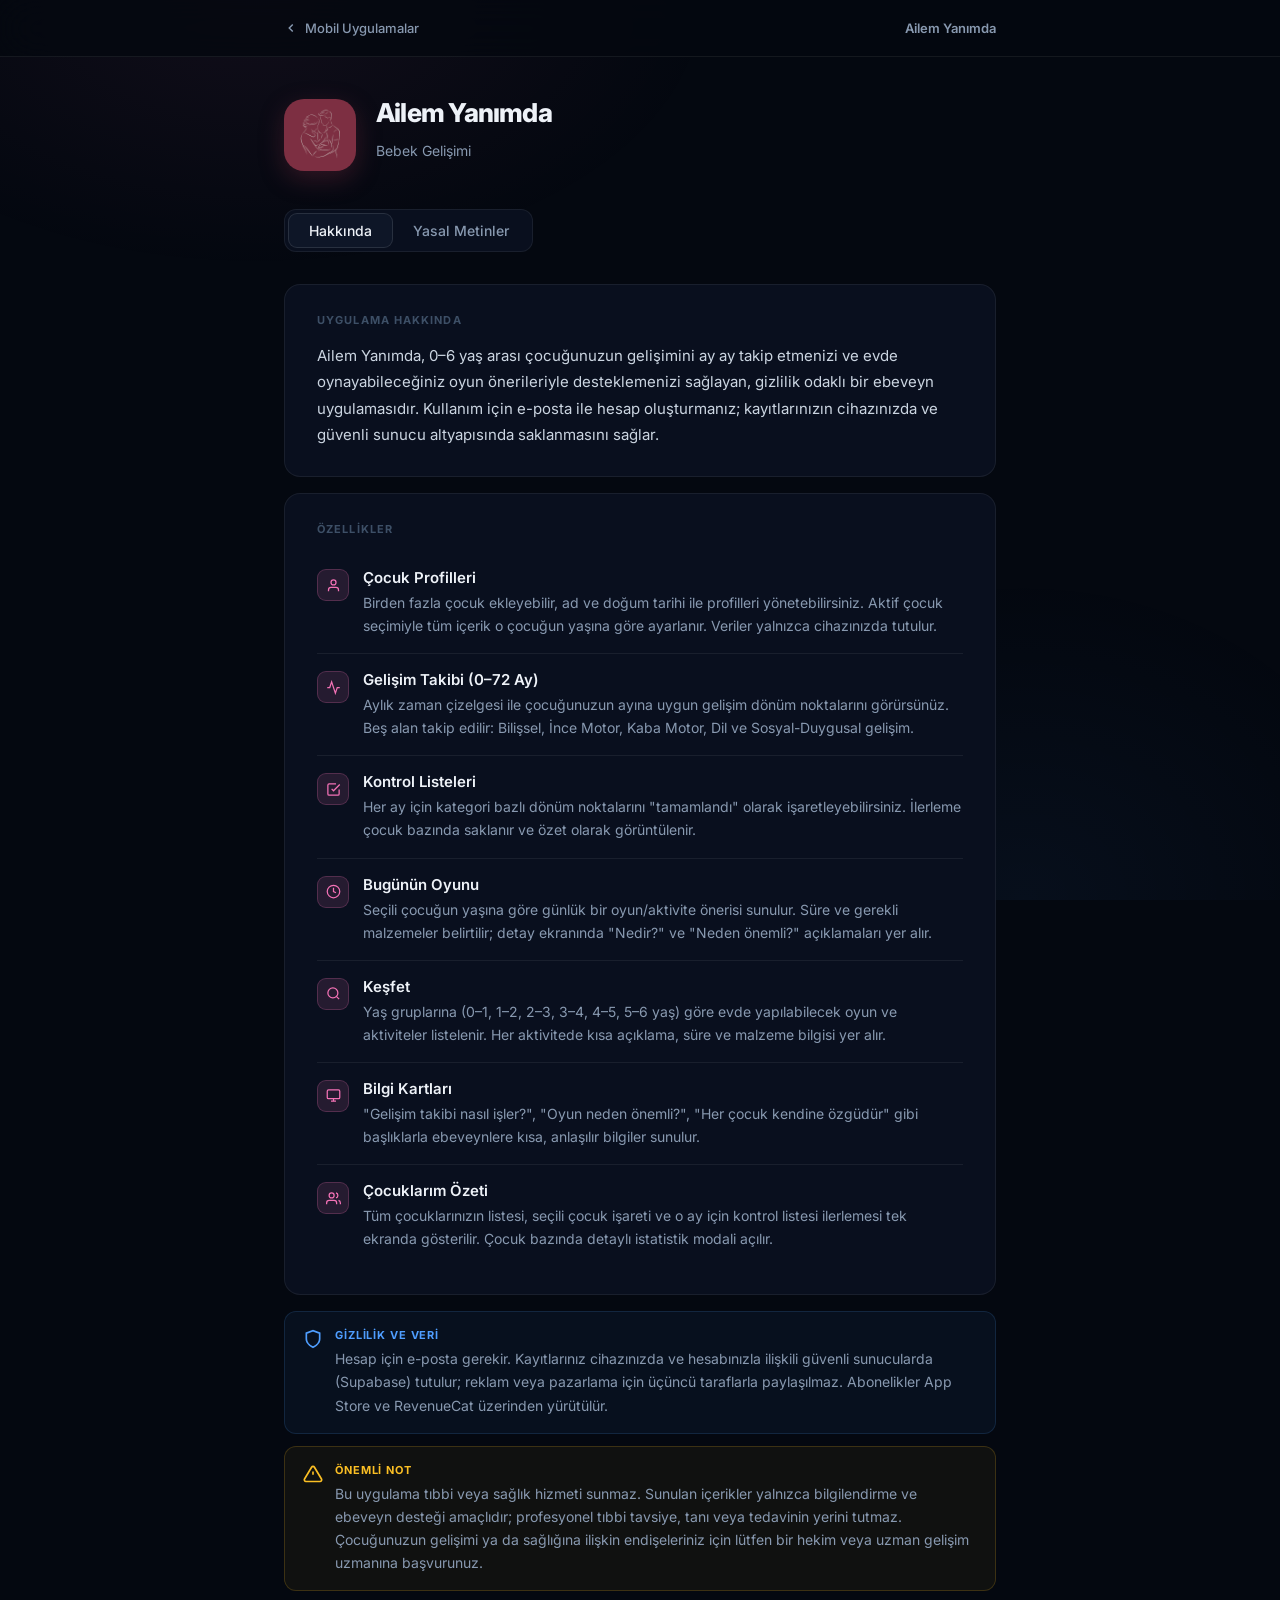
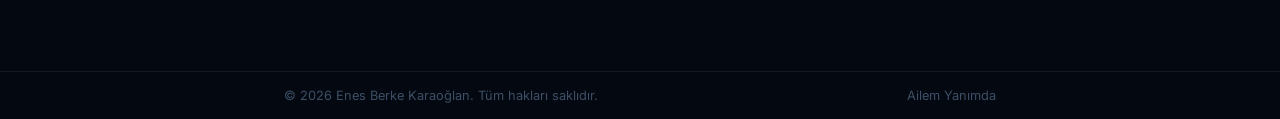
<file: annem-yanimda.html>
<!DOCTYPE html>
<html lang="tr">

<head>
  <meta charset="UTF-8" />
  <meta name="viewport" content="width=device-width, initial-scale=1.0" />
  <title>Ailem Yanımda · Hakkında & Yasal Metinler</title>
  <meta name="description" content="Ailem Yanımda — 0–6 yaş çocuk gelişim takip ve oyun öneri uygulaması. Hakkında, özellikler ve yasal metinler." />

  <link rel="preconnect" href="https://fonts.googleapis.com">
  <link rel="preconnect" href="https://fonts.gstatic.com" crossorigin>
  <link href="https://fonts.googleapis.com/css2?family=Inter:ital,opsz,wght@0,14..32,300;0,14..32,400;0,14..32,500;0,14..32,600;0,14..32,700;0,14..32,800&display=swap" rel="stylesheet">

  <style>
    *, *::before, *::after { box-sizing: border-box; }

    :root {
      --bg: #040810;
      --surface: #090f1e;
      --surface-2: #0e1627;
      --border: rgba(255,255,255,0.065);
      --border-m: rgba(255,255,255,0.11);
      --text: #eef2f8;
      --muted: #8899b0;
      --faint: #3d4f66;
      --accent: #f472b6;
      --accent-soft: rgba(244,114,182,0.12);
      --accent-border: rgba(244,114,182,0.22);
    }

    html { scroll-behavior: smooth; }

    body {
      background-color: var(--bg);
      color: var(--text);
      font-family: 'Inter', -apple-system, BlinkMacSystemFont, sans-serif;
      -webkit-font-smoothing: antialiased;
      margin: 0;
      overflow-x: hidden;
    }

    ::-webkit-scrollbar { width: 5px; }
    ::-webkit-scrollbar-track { background: var(--bg); }
    ::-webkit-scrollbar-thumb { background: var(--surface-2); border-radius: 9999px; }

    /* Background */
    .bg-blob {
      position: fixed;
      inset: 0;
      z-index: 0;
      pointer-events: none;
      background:
        radial-gradient(ellipse 60% 50% at 20% 0%, rgba(244,114,182,0.06), transparent 60%),
        radial-gradient(ellipse 50% 60% at 80% 100%, rgba(79,158,255,0.05), transparent 60%);
    }

    /* Header */
    .header {
      position: sticky;
      top: 0;
      z-index: 50;
      background: rgba(4,8,16,0.8);
      backdrop-filter: blur(20px);
      border-bottom: 1px solid var(--border);
    }
    .header-inner {
      max-width: 760px;
      margin: 0 auto;
      padding: 0 24px;
      height: 56px;
      display: flex;
      align-items: center;
      justify-content: space-between;
    }
    .back-link {
      display: inline-flex;
      align-items: center;
      gap: 7px;
      font-size: 0.8125rem;
      font-weight: 500;
      color: var(--muted);
      text-decoration: none;
      transition: color 0.15s;
    }
    .back-link:hover { color: var(--text); }

    /* Main */
    main {
      max-width: 760px;
      margin: 0 auto;
      padding: 40px 24px 80px;
      position: relative;
      z-index: 1;
    }

    /* App hero */
    .app-hero {
      display: flex;
      align-items: center;
      gap: 20px;
      margin-bottom: 36px;
    }
    .app-icon {
      width: 72px;
      height: 72px;
      border-radius: 20px;
      overflow: hidden;
      flex-shrink: 0;
      display: flex;
      align-items: center;
      justify-content: center;
      background: #7d2f42;
      box-shadow: 0 8px 24px rgba(125,47,66,0.35);
    }
    .app-icon img { width: 58px; height: 58px; object-fit: contain; }
    .app-title {
      font-size: 1.625rem;
      font-weight: 800;
      letter-spacing: -0.03em;
      color: var(--text);
      margin: 0 0 4px;
    }
    .app-subtitle {
      font-size: 0.875rem;
      color: var(--muted);
    }

    /* Tab control */
    .tab-bar {
      display: inline-flex;
      padding: 3px;
      background: var(--surface);
      border: 1px solid var(--border);
      border-radius: 12px;
      margin-bottom: 32px;
    }
    .tab-btn {
      padding: 8px 20px;
      border-radius: 9px;
      border: none;
      background: transparent;
      color: var(--muted);
      font-size: 0.875rem;
      font-weight: 500;
      cursor: pointer;
      transition: background 0.15s, color 0.15s;
      font-family: inherit;
    }
    .tab-btn:hover { color: var(--text); }
    .tab-btn[aria-selected="true"] {
      background: var(--surface-2);
      color: var(--text);
      border: 1px solid var(--border-m);
    }

    /* Panel */
    .tab-panel { display: none; }
    .tab-panel.active { display: block; }

    /* Card */
    .card {
      background: var(--surface);
      border: 1px solid var(--border);
      border-radius: 16px;
      padding: 28px 32px;
      margin-bottom: 16px;
    }

    .card-title {
      font-size: 0.6875rem;
      font-weight: 700;
      letter-spacing: 0.1em;
      text-transform: uppercase;
      color: var(--faint);
      margin: 0 0 16px;
    }

    /* Feature list */
    .feature-list {
      list-style: none;
      padding: 0;
      margin: 0;
      display: flex;
      flex-direction: column;
      gap: 0;
    }
    .feature-item {
      display: grid;
      grid-template-columns: auto 1fr;
      gap: 14px;
      padding: 16px 0;
      border-bottom: 1px solid var(--border);
    }
    .feature-item:last-child { border-bottom: none; }
    .feature-icon {
      width: 32px;
      height: 32px;
      border-radius: 9px;
      background: var(--accent-soft);
      border: 1px solid var(--accent-border);
      display: flex;
      align-items: center;
      justify-content: center;
      flex-shrink: 0;
      margin-top: 1px;
    }
    .feature-icon svg { color: var(--accent); }
    .feature-name {
      font-size: 0.9375rem;
      font-weight: 600;
      color: var(--text);
      margin-bottom: 4px;
    }
    .feature-desc {
      font-size: 0.875rem;
      color: var(--muted);
      line-height: 1.65;
      margin: 0;
    }

    /* Notice box */
    .notice {
      padding: 16px 18px;
      border-radius: 12px;
      display: flex;
      gap: 12px;
      align-items: flex-start;
    }
    .notice-privacy {
      background: rgba(79,158,255,0.06);
      border: 1px solid rgba(79,158,255,0.15);
    }
    .notice-warning {
      background: rgba(251,191,36,0.05);
      border: 1px solid rgba(251,191,36,0.18);
    }
    .notice-icon {
      width: 20px;
      height: 20px;
      flex-shrink: 0;
      margin-top: 1px;
    }
    .notice p { font-size: 0.875rem; color: var(--muted); line-height: 1.65; margin: 0; }

    /* Legal items */
    .legal-item {
      padding: 20px 0;
      border-bottom: 1px solid var(--border);
    }
    .legal-item:last-child { border-bottom: none; }
    .legal-num {
      font-size: 0.6875rem;
      font-weight: 700;
      letter-spacing: 0.08em;
      text-transform: uppercase;
      color: var(--accent);
      margin-bottom: 6px;
    }
    .legal-title {
      font-size: 1rem;
      font-weight: 700;
      color: var(--text);
      margin: 0 0 8px;
    }
    .legal-text {
      font-size: 0.875rem;
      color: var(--muted);
      line-height: 1.7;
      margin: 0;
    }

    /* Footer */
    footer {
      border-top: 1px solid var(--border);
      position: relative;
      z-index: 1;
    }
    .footer-inner {
      max-width: 760px;
      margin: 0 auto;
      padding: 16px 24px;
      display: flex;
      align-items: center;
      justify-content: space-between;
      gap: 12px;
      flex-wrap: wrap;
    }
    footer p { font-size: 0.8rem; color: var(--faint); margin: 0; }
  </style>
</head>

<body>
  <div class="bg-blob"></div>

  <header class="header">
    <div class="header-inner">
      <a href="index.html#mobile-apps" class="back-link">
        <svg xmlns="http://www.w3.org/2000/svg" width="14" height="14" viewBox="0 0 24 24" fill="none" stroke="currentColor" stroke-width="2.5"><path d="m15 18-6-6 6-6"/></svg>
        Mobil Uygulamalar
      </a>
      <span style="font-size:0.8125rem; font-weight:600; color:var(--muted);">Ailem Yanımda</span>
    </div>
  </header>

  <main>
    <!-- App Hero -->
    <div class="app-hero">
      <div class="app-icon">
        <img src="./görsel/annemyanımdalogo.png" alt="Ailem Yanımda" loading="lazy" />
      </div>
      <div>
        <h1 class="app-title">Ailem Yanımda</h1>
        <p class="app-subtitle">Bebek Gelişimi</p>
      </div>
    </div>

    <!-- Tab Bar -->
    <div role="tablist" aria-label="İçerik seçin">
      <div class="tab-bar">
        <button type="button" role="tab" id="tab-hakkinda" aria-selected="true" aria-controls="panel-hakkinda" class="tab-btn">Hakkında</button>
        <button type="button" role="tab" id="tab-yasal" aria-selected="false" aria-controls="panel-yasal" class="tab-btn">Yasal Metinler</button>
      </div>
    </div>

    <!-- Hakkında Panel -->
    <div id="panel-hakkinda" role="tabpanel" aria-labelledby="tab-hakkinda" class="tab-panel active">

      <!-- Description -->
      <div class="card">
        <div class="card-title">Uygulama Hakkında</div>
        <p style="font-size:0.9375rem; color:#cbd5e1; line-height:1.75; margin:0;">
          Ailem Yanımda, 0–6 yaş arası çocuğunuzun gelişimini ay ay takip etmenizi ve evde oynayabileceğiniz oyun önerileriyle desteklemenizi sağlayan, gizlilik odaklı bir ebeveyn uygulamasıdır. Kullanım için e-posta ile hesap oluşturmanız; kayıtlarınızın cihazınızda ve güvenli sunucu altyapısında saklanmasını sağlar.
        </p>
      </div>

      <!-- Features -->
      <div class="card">
        <div class="card-title">Özellikler</div>
        <ul class="feature-list">

          <li class="feature-item">
            <div class="feature-icon">
              <svg xmlns="http://www.w3.org/2000/svg" width="15" height="15" viewBox="0 0 24 24" fill="none" stroke="currentColor" stroke-width="2"><path d="M20 21v-2a4 4 0 0 0-4-4H8a4 4 0 0 0-4 4v2"/><circle cx="12" cy="7" r="4"/></svg>
            </div>
            <div>
              <div class="feature-name">Çocuk Profilleri</div>
              <p class="feature-desc">Birden fazla çocuk ekleyebilir, ad ve doğum tarihi ile profilleri yönetebilirsiniz. Aktif çocuk seçimiyle tüm içerik o çocuğun yaşına göre ayarlanır. Veriler yalnızca cihazınızda tutulur.</p>
            </div>
          </li>

          <li class="feature-item">
            <div class="feature-icon">
              <svg xmlns="http://www.w3.org/2000/svg" width="15" height="15" viewBox="0 0 24 24" fill="none" stroke="currentColor" stroke-width="2"><polyline points="22 12 18 12 15 21 9 3 6 12 2 12"/></svg>
            </div>
            <div>
              <div class="feature-name">Gelişim Takibi (0–72 Ay)</div>
              <p class="feature-desc">Aylık zaman çizelgesi ile çocuğunuzun ayına uygun gelişim dönüm noktalarını görürsünüz. Beş alan takip edilir: Bilişsel, İnce Motor, Kaba Motor, Dil ve Sosyal-Duygusal gelişim.</p>
            </div>
          </li>

          <li class="feature-item">
            <div class="feature-icon">
              <svg xmlns="http://www.w3.org/2000/svg" width="15" height="15" viewBox="0 0 24 24" fill="none" stroke="currentColor" stroke-width="2"><polyline points="9 11 12 14 22 4"/><path d="M21 12v7a2 2 0 0 1-2 2H5a2 2 0 0 1-2-2V5a2 2 0 0 1 2-2h11"/></svg>
            </div>
            <div>
              <div class="feature-name">Kontrol Listeleri</div>
              <p class="feature-desc">Her ay için kategori bazlı dönüm noktalarını "tamamlandı" olarak işaretleyebilirsiniz. İlerleme çocuk bazında saklanır ve özet olarak görüntülenir.</p>
            </div>
          </li>

          <li class="feature-item">
            <div class="feature-icon">
              <svg xmlns="http://www.w3.org/2000/svg" width="15" height="15" viewBox="0 0 24 24" fill="none" stroke="currentColor" stroke-width="2"><circle cx="12" cy="12" r="10"/><polyline points="12 6 12 12 16 14"/></svg>
            </div>
            <div>
              <div class="feature-name">Bugünün Oyunu</div>
              <p class="feature-desc">Seçili çocuğun yaşına göre günlük bir oyun/aktivite önerisi sunulur. Süre ve gerekli malzemeler belirtilir; detay ekranında "Nedir?" ve "Neden önemli?" açıklamaları yer alır.</p>
            </div>
          </li>

          <li class="feature-item">
            <div class="feature-icon">
              <svg xmlns="http://www.w3.org/2000/svg" width="15" height="15" viewBox="0 0 24 24" fill="none" stroke="currentColor" stroke-width="2"><circle cx="11" cy="11" r="8"/><line x1="21" y1="21" x2="16.65" y2="16.65"/></svg>
            </div>
            <div>
              <div class="feature-name">Keşfet</div>
              <p class="feature-desc">Yaş gruplarına (0–1, 1–2, 2–3, 3–4, 4–5, 5–6 yaş) göre evde yapılabilecek oyun ve aktiviteler listelenir. Her aktivitede kısa açıklama, süre ve malzeme bilgisi yer alır.</p>
            </div>
          </li>

          <li class="feature-item">
            <div class="feature-icon">
              <svg xmlns="http://www.w3.org/2000/svg" width="15" height="15" viewBox="0 0 24 24" fill="none" stroke="currentColor" stroke-width="2"><rect x="2" y="3" width="20" height="14" rx="2" ry="2"/><line x1="8" y1="21" x2="16" y2="21"/><line x1="12" y1="17" x2="12" y2="21"/></svg>
            </div>
            <div>
              <div class="feature-name">Bilgi Kartları</div>
              <p class="feature-desc">"Gelişim takibi nasıl işler?", "Oyun neden önemli?", "Her çocuk kendine özgüdür" gibi başlıklarla ebeveynlere kısa, anlaşılır bilgiler sunulur.</p>
            </div>
          </li>

          <li class="feature-item">
            <div class="feature-icon">
              <svg xmlns="http://www.w3.org/2000/svg" width="15" height="15" viewBox="0 0 24 24" fill="none" stroke="currentColor" stroke-width="2"><path d="M17 21v-2a4 4 0 0 0-4-4H5a4 4 0 0 0-4 4v2"/><circle cx="9" cy="7" r="4"/><path d="M23 21v-2a4 4 0 0 0-3-3.87"/><path d="M16 3.13a4 4 0 0 1 0 7.75"/></svg>
            </div>
            <div>
              <div class="feature-name">Çocuklarım Özeti</div>
              <p class="feature-desc">Tüm çocuklarınızın listesi, seçili çocuk işareti ve o ay için kontrol listesi ilerlemesi tek ekranda gösterilir. Çocuk bazında detaylı istatistik modali açılır.</p>
            </div>
          </li>

        </ul>
      </div>

      <!-- Notices -->
      <div class="notice notice-privacy" style="margin-bottom:12px;">
        <svg class="notice-icon" xmlns="http://www.w3.org/2000/svg" viewBox="0 0 24 24" fill="none" stroke="#4f9eff" stroke-width="2"><path d="M12 22s8-4 8-10V5l-8-3-8 3v7c0 6 8 10 8 10z"/></svg>
        <div>
          <div style="font-size:0.6875rem; font-weight:700; text-transform:uppercase; letter-spacing:0.08em; color:#4f9eff; margin-bottom:5px;">Gizlilik ve Veri</div>
          <p>Hesap için e-posta gerekir. Kayıtlarınız cihazınızda ve hesabınızla ilişkili güvenli sunucularda (Supabase) tutulur; reklam veya pazarlama için üçüncü taraflarla paylaşılmaz. Abonelikler App Store ve RevenueCat üzerinden yürütülür.</p>
        </div>
      </div>

      <div class="notice notice-warning">
        <svg class="notice-icon" xmlns="http://www.w3.org/2000/svg" viewBox="0 0 24 24" fill="none" stroke="#fbbf24" stroke-width="2"><path d="M10.29 3.86 1.82 18a2 2 0 0 0 1.71 3h16.94a2 2 0 0 0 1.71-3L13.71 3.86a2 2 0 0 0-3.42 0z"/><line x1="12" y1="9" x2="12" y2="13"/><line x1="12" y1="17" x2="12.01" y2="17"/></svg>
        <div>
          <div style="font-size:0.6875rem; font-weight:700; text-transform:uppercase; letter-spacing:0.08em; color:#fbbf24; margin-bottom:5px;">Önemli Not</div>
          <p>Bu uygulama tıbbi veya sağlık hizmeti sunmaz. Sunulan içerikler yalnızca bilgilendirme ve ebeveyn desteği amaçlıdır; profesyonel tıbbi tavsiye, tanı veya tedavinin yerini tutmaz. Çocuğunuzun gelişimi ya da sağlığına ilişkin endişeleriniz için lütfen bir hekim veya uzman gelişim uzmanına başvurunuz.</p>
        </div>
      </div>

    </div>

    <!-- Yasal Metinler Panel -->
    <div id="panel-yasal" role="tabpanel" aria-labelledby="tab-yasal" class="tab-panel">

        <div class="card">
        <div class="card-title">Yasal Metinler · Ailem Yanımda</div>

        <div class="legal-item">
          <div class="legal-num">01</div>
          <div class="legal-title">Sorumluluk Reddi</div>
          <p class="legal-text">Bu uygulama tıbbi veya sağlık hizmeti sunmaz. Sunulan içerikler yalnızca bilgilendirme ve ebeveyn desteği amacıyla hazırlanmış olup profesyonel tıbbi tavsiye, tanı veya tedavinin yerini tutmaz. Çocuğunuzun gelişimi ya da sağlığına ilişkin endişeleriniz için lütfen bir hekim veya uzman gelişim uzmanına başvurunuz.</p>
        </div>

        <div class="legal-item">
          <div class="legal-num">02</div>
          <div class="legal-title">Gizlilik ve Veri Güvenliği</div>
          <p class="legal-text">Uygulamayı kullanabilmek için e-posta adresi ile hesap oluşturmanız gerekmektedir. Girdiğiniz veriler (çocuk adı, doğum tarihi, uyku, beslenme, büyüme, sağlık, ilaç/aşı, diş ve günlük kayıtları) hem cihazınızda hem de hesabınızla ilişkili güvenli sunucularda (Supabase) saklanır. Bu sayede cihaz değişikliği veya uygulama yeniden yüklemesinde verilerinize erişmeye devam edebilirsiniz. Abonelik işlemleri Apple App Store ve RevenueCat altyapısı üzerinden yürütülür. Verileriniz reklam, pazarlama veya analitik amaçlarla üçüncü taraflarla paylaşılmaz.</p>
        </div>

        <div class="legal-item">
          <div class="legal-num">03</div>
          <div class="legal-title">Kişisel Verilerin Korunması (KVKK)</div>
          <p class="legal-text">6698 sayılı Kişisel Verilerin Korunması Kanunu kapsamında işlenen kişisel veriler şunlardır: e-posta adresi (kimlik doğrulama), çocuk adı ve doğum tarihi, sağlık kayıtları (ateş, semptom, ilaç, aşı bilgileri), beslenme ve uyku verileri ile günlük notları. Bu veriler; uygulamanın temel işlevlerini yerine getirmek ve abonelik durumunu yönetmek amacıyla işlenmektedir. Veriler, Supabase (ABD) altyapısında şifreli olarak depolanmakta olup yurt dışına aktarım KVKK'nın 9. maddesi çerçevesinde gerçekleşmektedir. Veri sorumlusu uygulama geliştiricisidir. Kişisel verilerinize ilişkin erişim, düzeltme, silme ve itiraz haklarınızı kullanmak için gizlilik politikamıza başvurabilirsiniz.</p>
        </div>

        <div class="legal-item">
          <div class="legal-num">04</div>
          <div class="legal-title">Abonelik ve Ücretlendirme</div>
          <p class="legal-text">Uygulama, kayıt sonrası 3 günlük ücretsiz deneme süresi sunmaktadır. Deneme süresinin ardından tüm özelliklere erişim için Pro üyelik gerekmektedir. Abonelikler Apple App Store üzerinden satın alınır ve yönetilir; ücret, seçilen plana göre haftalık veya aylık olarak iTunes hesabınızdan tahsil edilir. Aboneliğinizi Ayarlar &gt; Apple Kimliği &gt; Abonelikler bölümünden veya App Store üzerinden dilediğiniz zaman iptal edebilirsiniz. Mevcut dönem sona erene kadar Pro özelliklerine erişiminiz devam eder. Kullanılmayan deneme süresi için iade yapılmaz.</p>
        </div>

        <div class="legal-item">
          <div class="legal-num">05</div>
          <div class="legal-title">Kullanım Koşulları</div>
          <p class="legal-text">Uygulamayı kullanarak; sunulan içeriklerin genel bilgilendirme amacı taşıdığını, kişiye özel tıbbi veya gelişimsel değerlendirme niteliği taşımadığını ve profesyonel uzman tavsiyesinin yerini tutmadığını kabul etmiş olursunuz. İçerikler genel gelişim bilgisi niteliğinde olup bireysel farklılıkları yansıtmaz. Uygulamanın kötüye kullanımından ya da hatalı yorumlanmasından doğabilecek sonuçlardan geliştirici sorumlu tutulamaz.</p>
        </div>

      </div>
    </div>
  </main>

  <footer>
    <div class="footer-inner">
      <p>© <span id="year"></span> Enes Berke Karaoğlan. Tüm hakları saklıdır.</p>
      <p>Ailem Yanımda</p>
    </div>
  </footer>

  <script>
    document.getElementById('year').textContent = new Date().getFullYear();

    (function () {
      var tabs = document.querySelectorAll('[role="tab"]');
      var panels = document.querySelectorAll('[role="tabpanel"]');

      function setActive(activeId) {
        var isYasal = activeId === 'tab-yasal';
        tabs.forEach(function (t) { t.setAttribute('aria-selected', t.id === activeId ? 'true' : 'false'); });
        panels.forEach(function (p) {
          var show = p.id === 'panel-yasal' ? isYasal : !isYasal;
          p.classList.toggle('active', show);
        });
        history.replaceState(null, '', '#' + (isYasal ? 'yasal-metinler' : 'hakkinda'));
      }

      tabs.forEach(function (tab) {
        tab.addEventListener('click', function () { setActive(this.id); });
        tab.addEventListener('keydown', function (e) {
          var idx = Array.prototype.indexOf.call(tabs, this);
          if (e.key === 'ArrowRight' && idx < tabs.length - 1) { tabs[idx + 1].focus(); e.preventDefault(); }
          if (e.key === 'ArrowLeft' && idx > 0) { tabs[idx - 1].focus(); e.preventDefault(); }
        });
      });

      if (window.location.hash === '#yasal-metinler') setActive('tab-yasal');
    })();
  </script>
</body>

</html>
</file>
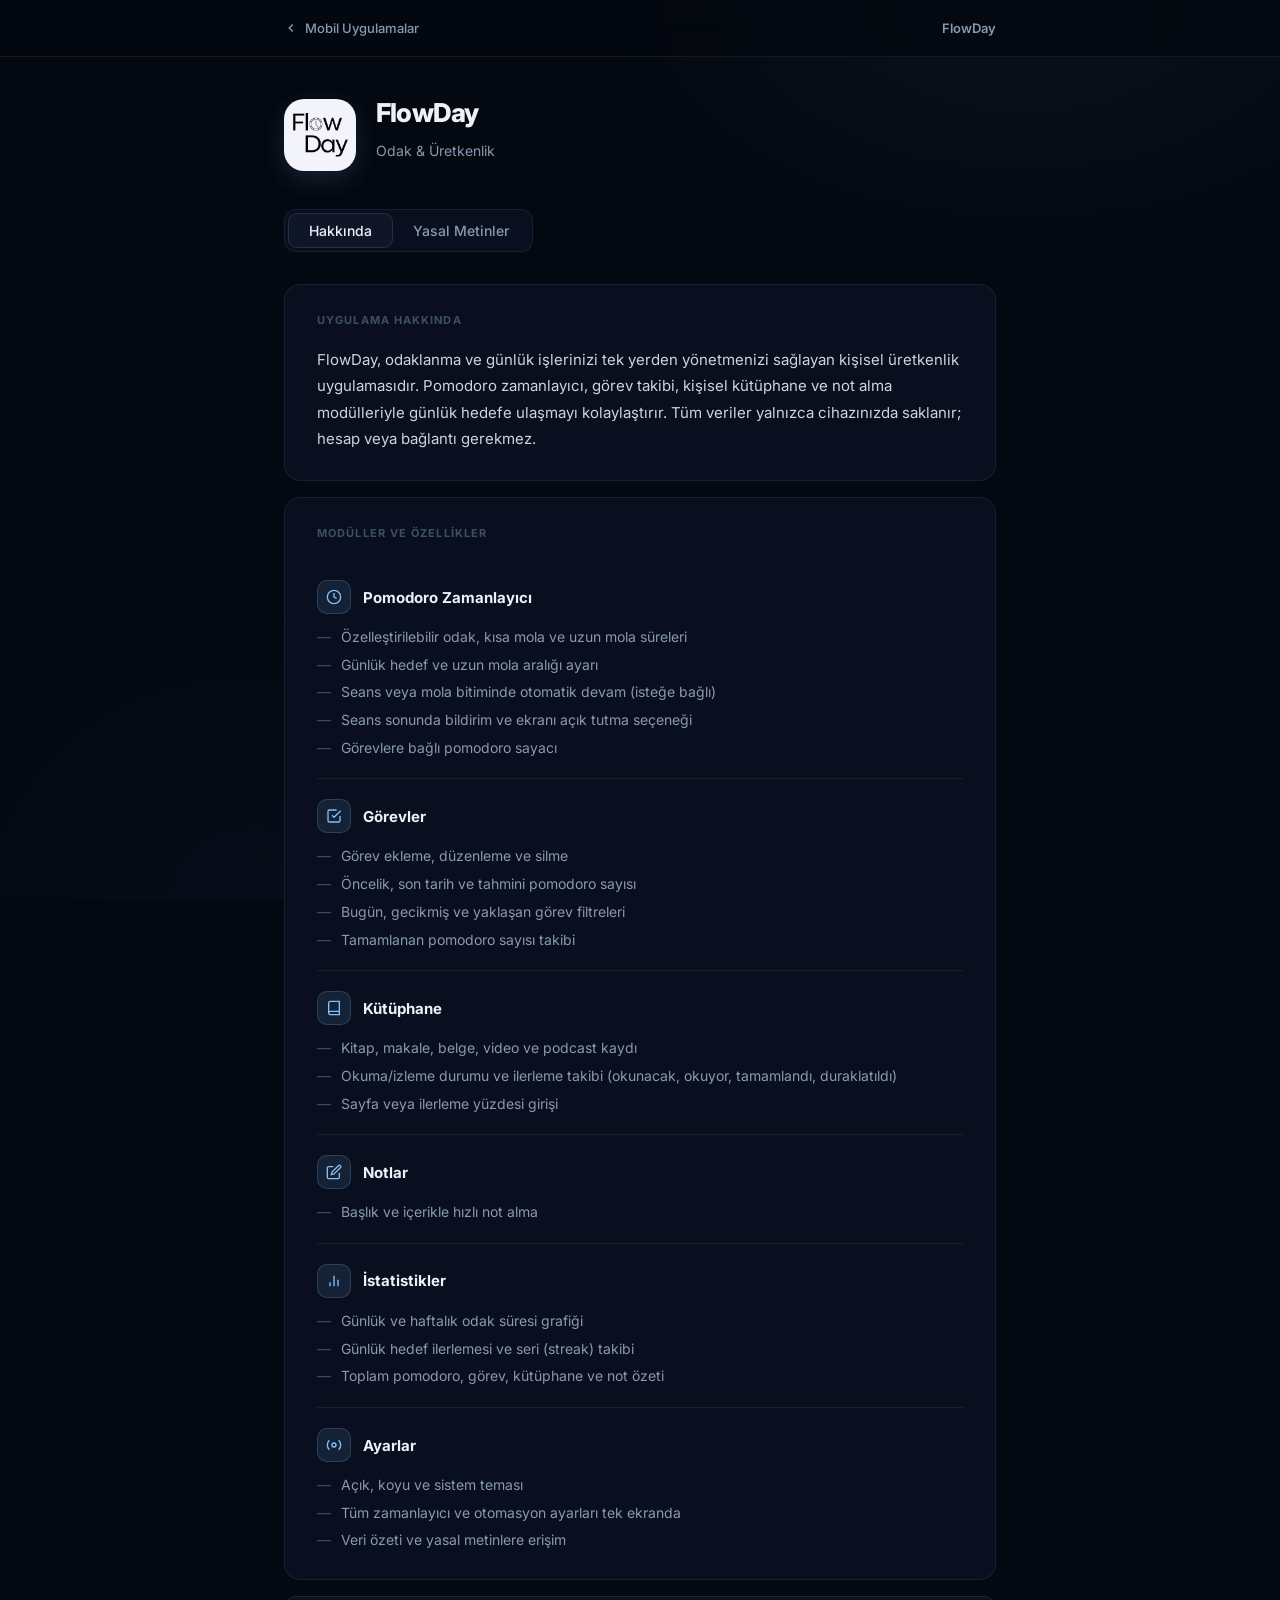
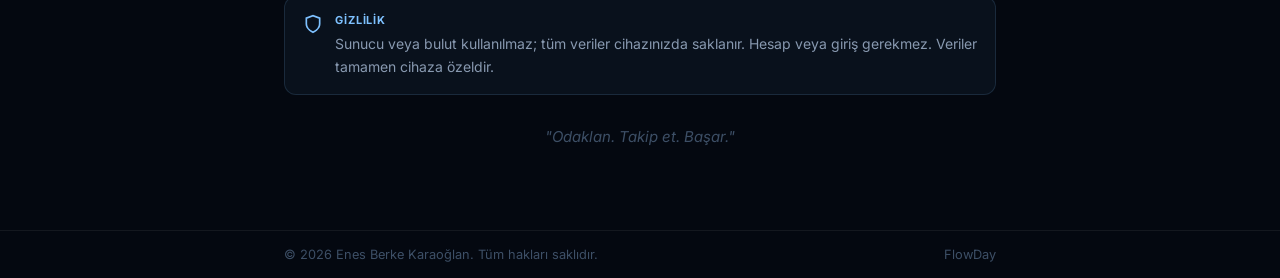
<file: flowday.html>
<!DOCTYPE html>
<html lang="tr">

<head>
  <meta charset="UTF-8" />
  <meta name="viewport" content="width=device-width, initial-scale=1.0" />
  <title>FlowDay · Hakkında & Yasal Metinler</title>
  <meta name="description" content="FlowDay — Pomodoro, görev takibi, kütüphane ve notlar ile kişisel üretkenlik uygulaması. Hakkında ve yasal metinler." />

  <link rel="preconnect" href="https://fonts.googleapis.com">
  <link rel="preconnect" href="https://fonts.gstatic.com" crossorigin>
  <link href="https://fonts.googleapis.com/css2?family=Inter:ital,opsz,wght@0,14..32,300;0,14..32,400;0,14..32,500;0,14..32,600;0,14..32,700;0,14..32,800&display=swap" rel="stylesheet">

  <style>
    *, *::before, *::after { box-sizing: border-box; }

    :root {
      --bg: #040810;
      --surface: #090f1e;
      --surface-2: #0e1627;
      --border: rgba(255,255,255,0.065);
      --border-m: rgba(255,255,255,0.11);
      --text: #eef2f8;
      --muted: #8899b0;
      --faint: #3d4f66;
      --accent: #7EC1FF;
      --accent-soft: rgba(126,193,255,0.1);
      --accent-border: rgba(126,193,255,0.2);
    }

    html { scroll-behavior: smooth; }

    body {
      background-color: var(--bg);
      color: var(--text);
      font-family: 'Inter', -apple-system, BlinkMacSystemFont, sans-serif;
      -webkit-font-smoothing: antialiased;
      margin: 0;
      overflow-x: hidden;
    }

    ::-webkit-scrollbar { width: 5px; }
    ::-webkit-scrollbar-track { background: var(--bg); }
    ::-webkit-scrollbar-thumb { background: var(--surface-2); border-radius: 9999px; }

    /* Background */
    .bg-blob {
      position: fixed;
      inset: 0;
      z-index: 0;
      pointer-events: none;
      background:
        radial-gradient(ellipse 60% 50% at 80% 0%, rgba(126,193,255,0.06), transparent 60%),
        radial-gradient(ellipse 50% 60% at 20% 100%, rgba(79,158,255,0.04), transparent 60%);
    }

    /* Header */
    .header {
      position: sticky;
      top: 0;
      z-index: 50;
      background: rgba(4,8,16,0.8);
      backdrop-filter: blur(20px);
      border-bottom: 1px solid var(--border);
    }
    .header-inner {
      max-width: 760px;
      margin: 0 auto;
      padding: 0 24px;
      height: 56px;
      display: flex;
      align-items: center;
      justify-content: space-between;
    }
    .back-link {
      display: inline-flex;
      align-items: center;
      gap: 7px;
      font-size: 0.8125rem;
      font-weight: 500;
      color: var(--muted);
      text-decoration: none;
      transition: color 0.15s;
    }
    .back-link:hover { color: var(--text); }

    /* Main */
    main {
      max-width: 760px;
      margin: 0 auto;
      padding: 40px 24px 80px;
      position: relative;
      z-index: 1;
    }

    /* App hero */
    .app-hero {
      display: flex;
      align-items: center;
      gap: 20px;
      margin-bottom: 36px;
    }
    .app-icon {
      width: 72px;
      height: 72px;
      border-radius: 20px;
      overflow: hidden;
      flex-shrink: 0;
      display: flex;
      align-items: center;
      justify-content: center;
      background: #f3f4fb;
      box-shadow: 0 8px 24px rgba(126,193,255,0.15);
    }
    .app-icon img { width: 58px; height: 58px; object-fit: contain; }
    .app-title {
      font-size: 1.625rem;
      font-weight: 800;
      letter-spacing: -0.03em;
      color: var(--text);
      margin: 0 0 4px;
    }
    .app-subtitle {
      font-size: 0.875rem;
      color: var(--muted);
    }

    /* Tab control */
    .tab-bar {
      display: inline-flex;
      padding: 3px;
      background: var(--surface);
      border: 1px solid var(--border);
      border-radius: 12px;
      margin-bottom: 32px;
    }
    .tab-btn {
      padding: 8px 20px;
      border-radius: 9px;
      border: none;
      background: transparent;
      color: var(--muted);
      font-size: 0.875rem;
      font-weight: 500;
      cursor: pointer;
      transition: background 0.15s, color 0.15s;
      font-family: inherit;
    }
    .tab-btn:hover { color: var(--text); }
    .tab-btn[aria-selected="true"] {
      background: var(--surface-2);
      color: var(--text);
      border: 1px solid var(--border-m);
    }

    /* Panel */
    .tab-panel { display: none; }
    .tab-panel.active { display: block; }

    /* Card */
    .card {
      background: var(--surface);
      border: 1px solid var(--border);
      border-radius: 16px;
      padding: 28px 32px;
      margin-bottom: 16px;
    }
    .card-title {
      font-size: 0.6875rem;
      font-weight: 700;
      letter-spacing: 0.1em;
      text-transform: uppercase;
      color: var(--faint);
      margin: 0 0 20px;
    }

    /* Module (feature group) */
    .module {
      padding: 20px 0;
      border-bottom: 1px solid var(--border);
    }
    .module:last-child { border-bottom: none; padding-bottom: 0; }
    .module:first-child { padding-top: 0; }
    .module-header {
      display: flex;
      align-items: center;
      gap: 12px;
      margin-bottom: 12px;
    }
    .module-icon {
      width: 34px;
      height: 34px;
      border-radius: 10px;
      background: var(--accent-soft);
      border: 1px solid var(--accent-border);
      display: flex;
      align-items: center;
      justify-content: center;
      flex-shrink: 0;
    }
    .module-icon svg { color: var(--accent); }
    .module-name {
      font-size: 0.9375rem;
      font-weight: 700;
      color: var(--text);
    }
    .module-list {
      list-style: none;
      padding: 0;
      margin: 0;
      display: flex;
      flex-direction: column;
      gap: 6px;
    }
    .module-list li {
      display: flex;
      gap: 10px;
      font-size: 0.875rem;
      color: var(--muted);
      line-height: 1.55;
    }
    .module-list li::before {
      content: '—';
      color: var(--faint);
      flex-shrink: 0;
    }

    /* Notice */
    .notice {
      padding: 16px 18px;
      border-radius: 12px;
      display: flex;
      gap: 12px;
      align-items: flex-start;
      margin-bottom: 12px;
    }
    .notice-privacy {
      background: rgba(126,193,255,0.05);
      border: 1px solid rgba(126,193,255,0.14);
    }
    .notice-icon { width: 20px; height: 20px; flex-shrink: 0; margin-top: 1px; }
    .notice p { font-size: 0.875rem; color: var(--muted); line-height: 1.65; margin: 0; }

    /* Tagline */
    .tagline {
      text-align: center;
      font-size: 0.9375rem;
      font-style: italic;
      color: var(--faint);
      padding: 20px 0 4px;
    }

    /* Legal */
    .legal-item {
      padding: 20px 0;
      border-bottom: 1px solid var(--border);
    }
    .legal-item:last-child { border-bottom: none; padding-bottom: 0; }
    .legal-item:first-child { padding-top: 0; }
    .legal-num {
      font-size: 0.6875rem;
      font-weight: 700;
      letter-spacing: 0.08em;
      text-transform: uppercase;
      color: var(--accent);
      margin-bottom: 6px;
    }
    .legal-title {
      font-size: 1rem;
      font-weight: 700;
      color: var(--text);
      margin: 0 0 8px;
    }
    .legal-text {
      font-size: 0.875rem;
      color: var(--muted);
      line-height: 1.7;
      margin: 0;
    }

    /* Footer */
    footer { border-top: 1px solid var(--border); position: relative; z-index: 1; }
    .footer-inner {
      max-width: 760px;
      margin: 0 auto;
      padding: 16px 24px;
      display: flex;
      align-items: center;
      justify-content: space-between;
      gap: 12px;
      flex-wrap: wrap;
    }
    footer p { font-size: 0.8rem; color: var(--faint); margin: 0; }
  </style>
</head>

<body>
  <div class="bg-blob"></div>

  <header class="header">
    <div class="header-inner">
      <a href="index.html#mobile-apps" class="back-link">
        <svg xmlns="http://www.w3.org/2000/svg" width="14" height="14" viewBox="0 0 24 24" fill="none" stroke="currentColor" stroke-width="2.5"><path d="m15 18-6-6 6-6"/></svg>
        Mobil Uygulamalar
      </a>
      <span style="font-size:0.8125rem; font-weight:600; color:var(--muted);">FlowDay</span>
    </div>
  </header>

  <main>
    <!-- App Hero -->
    <div class="app-hero">
      <div class="app-icon">
        <img src="./görsel/flowday_logo.png" alt="FlowDay" loading="lazy" />
      </div>
      <div>
        <h1 class="app-title">FlowDay</h1>
        <p class="app-subtitle">Odak & Üretkenlik</p>
      </div>
    </div>

    <!-- Tab Bar -->
    <div role="tablist" aria-label="İçerik seçin">
      <div class="tab-bar">
        <button type="button" role="tab" id="tab-hakkinda" aria-selected="true" aria-controls="panel-hakkinda" class="tab-btn">Hakkında</button>
        <button type="button" role="tab" id="tab-yasal" aria-selected="false" aria-controls="panel-yasal" class="tab-btn">Yasal Metinler</button>
      </div>
    </div>

    <!-- Hakkında Panel -->
    <div id="panel-hakkinda" role="tabpanel" aria-labelledby="tab-hakkinda" class="tab-panel active">

      <!-- Description -->
      <div class="card">
        <div class="card-title">Uygulama Hakkında</div>
        <p style="font-size:0.9375rem; color:#cbd5e1; line-height:1.75; margin:0;">
          FlowDay, odaklanma ve günlük işlerinizi tek yerden yönetmenizi sağlayan kişisel üretkenlik uygulamasıdır. Pomodoro zamanlayıcı, görev takibi, kişisel kütüphane ve not alma modülleriyle günlük hedefe ulaşmayı kolaylaştırır. Tüm veriler yalnızca cihazınızda saklanır; hesap veya bağlantı gerekmez.
        </p>
      </div>

      <!-- Modules -->
      <div class="card">
        <div class="card-title">Modüller ve Özellikler</div>

        <div class="module">
          <div class="module-header">
            <div class="module-icon">
              <svg xmlns="http://www.w3.org/2000/svg" width="16" height="16" viewBox="0 0 24 24" fill="none" stroke="currentColor" stroke-width="2"><circle cx="12" cy="12" r="10"/><polyline points="12 6 12 12 16 14"/></svg>
            </div>
            <div class="module-name">Pomodoro Zamanlayıcı</div>
          </div>
          <ul class="module-list">
            <li>Özelleştirilebilir odak, kısa mola ve uzun mola süreleri</li>
            <li>Günlük hedef ve uzun mola aralığı ayarı</li>
            <li>Seans veya mola bitiminde otomatik devam (isteğe bağlı)</li>
            <li>Seans sonunda bildirim ve ekranı açık tutma seçeneği</li>
            <li>Görevlere bağlı pomodoro sayacı</li>
          </ul>
        </div>

        <div class="module">
          <div class="module-header">
            <div class="module-icon">
              <svg xmlns="http://www.w3.org/2000/svg" width="16" height="16" viewBox="0 0 24 24" fill="none" stroke="currentColor" stroke-width="2"><polyline points="9 11 12 14 22 4"/><path d="M21 12v7a2 2 0 0 1-2 2H5a2 2 0 0 1-2-2V5a2 2 0 0 1 2-2h11"/></svg>
            </div>
            <div class="module-name">Görevler</div>
          </div>
          <ul class="module-list">
            <li>Görev ekleme, düzenleme ve silme</li>
            <li>Öncelik, son tarih ve tahmini pomodoro sayısı</li>
            <li>Bugün, gecikmiş ve yaklaşan görev filtreleri</li>
            <li>Tamamlanan pomodoro sayısı takibi</li>
          </ul>
        </div>

        <div class="module">
          <div class="module-header">
            <div class="module-icon">
              <svg xmlns="http://www.w3.org/2000/svg" width="16" height="16" viewBox="0 0 24 24" fill="none" stroke="currentColor" stroke-width="2"><path d="M4 19.5A2.5 2.5 0 0 1 6.5 17H20"/><path d="M6.5 2H20v20H6.5A2.5 2.5 0 0 1 4 19.5v-15A2.5 2.5 0 0 1 6.5 2z"/></svg>
            </div>
            <div class="module-name">Kütüphane</div>
          </div>
          <ul class="module-list">
            <li>Kitap, makale, belge, video ve podcast kaydı</li>
            <li>Okuma/izleme durumu ve ilerleme takibi (okunacak, okuyor, tamamlandı, duraklatıldı)</li>
            <li>Sayfa veya ilerleme yüzdesi girişi</li>
          </ul>
        </div>

        <div class="module">
          <div class="module-header">
            <div class="module-icon">
              <svg xmlns="http://www.w3.org/2000/svg" width="16" height="16" viewBox="0 0 24 24" fill="none" stroke="currentColor" stroke-width="2"><path d="M11 4H4a2 2 0 0 0-2 2v14a2 2 0 0 0 2 2h14a2 2 0 0 0 2-2v-7"/><path d="M18.5 2.5a2.121 2.121 0 0 1 3 3L12 15l-4 1 1-4 9.5-9.5z"/></svg>
            </div>
            <div class="module-name">Notlar</div>
          </div>
          <ul class="module-list">
            <li>Başlık ve içerikle hızlı not alma</li>
          </ul>
        </div>

        <div class="module">
          <div class="module-header">
            <div class="module-icon">
              <svg xmlns="http://www.w3.org/2000/svg" width="16" height="16" viewBox="0 0 24 24" fill="none" stroke="currentColor" stroke-width="2"><line x1="18" y1="20" x2="18" y2="10"/><line x1="12" y1="20" x2="12" y2="4"/><line x1="6" y1="20" x2="6" y2="14"/></svg>
            </div>
            <div class="module-name">İstatistikler</div>
          </div>
          <ul class="module-list">
            <li>Günlük ve haftalık odak süresi grafiği</li>
            <li>Günlük hedef ilerlemesi ve seri (streak) takibi</li>
            <li>Toplam pomodoro, görev, kütüphane ve not özeti</li>
          </ul>
        </div>

        <div class="module">
          <div class="module-header">
            <div class="module-icon">
              <svg xmlns="http://www.w3.org/2000/svg" width="16" height="16" viewBox="0 0 24 24" fill="none" stroke="currentColor" stroke-width="2"><circle cx="12" cy="12" r="3"/><path d="M19.07 4.93a10 10 0 0 1 0 14.14M4.93 4.93a10 10 0 0 0 0 14.14"/></svg>
            </div>
            <div class="module-name">Ayarlar</div>
          </div>
          <ul class="module-list">
            <li>Açık, koyu ve sistem teması</li>
            <li>Tüm zamanlayıcı ve otomasyon ayarları tek ekranda</li>
            <li>Veri özeti ve yasal metinlere erişim</li>
          </ul>
        </div>

      </div>

      <!-- Privacy notice -->
      <div class="notice notice-privacy">
        <svg class="notice-icon" xmlns="http://www.w3.org/2000/svg" viewBox="0 0 24 24" fill="none" stroke="#7EC1FF" stroke-width="2"><path d="M12 22s8-4 8-10V5l-8-3-8 3v7c0 6 8 10 8 10z"/></svg>
        <div>
          <div style="font-size:0.6875rem; font-weight:700; text-transform:uppercase; letter-spacing:0.08em; color:#7EC1FF; margin-bottom:5px;">Gizlilik</div>
          <p>Sunucu veya bulut kullanılmaz; tüm veriler cihazınızda saklanır. Hesap veya giriş gerekmez. Veriler tamamen cihaza özeldir.</p>
        </div>
      </div>

      <div class="tagline">"Odaklan. Takip et. Başar."</div>

    </div>

    <!-- Yasal Metinler Panel -->
    <div id="panel-yasal" role="tabpanel" aria-labelledby="tab-yasal" class="tab-panel">

      <div class="card">
        <div class="card-title">Yasal Metinler · FlowDay</div>

        <div class="legal-item">
          <div class="legal-num">01</div>
          <div class="legal-title">Veri ve Gizlilik</div>
          <p class="legal-text">FlowDay veritabanı veya sunucu kullanmaz. Tüm verileriniz (pomodoro seansları, görevler, notlar, kütüphane kayıtları ve ayarlar) yalnızca cihazınızda, yerel depolama alanında saklanır. Veriler sunucuya veya buluta gönderilmez; üçüncü taraflarla paylaşılmaz. Hesap veya giriş gerekmez; veriler tamamen cihaza özeldir. Yedekleme, cihazınızın yedekleme ayarlarına bağlıdır.</p>
        </div>

        <div class="legal-item">
          <div class="legal-num">02</div>
          <div class="legal-title">Kullanım Koşulları</div>
          <p class="legal-text">FlowDay "olduğu gibi" sunulmaktadır; üretkenlik ve zaman yönetimi için destek amaçlıdır, tıbbi veya hukuki tavsiye niteliği taşımaz. Uygulama kullanımından doğan zararlardan geliştirici sorumlu tutulamaz. İçerik ve özellikler önceden haber verilmeksizin güncellenebilir. Kişisel veriler 6698 sayılı KVKK kapsamında yalnızca cihazınızda işlenir; veri işleme faaliyeti sunucu tarafında gerçekleşmez.</p>
        </div>

      </div>
    </div>
  </main>

  <footer>
    <div class="footer-inner">
      <p>© <span id="year"></span> Enes Berke Karaoğlan. Tüm hakları saklıdır.</p>
      <p>FlowDay</p>
    </div>
  </footer>

  <script>
    document.getElementById('year').textContent = new Date().getFullYear();

    (function () {
      var tabs = document.querySelectorAll('[role="tab"]');
      var panels = document.querySelectorAll('[role="tabpanel"]');

      function setActive(activeId) {
        var isYasal = activeId === 'tab-yasal';
        tabs.forEach(function (t) { t.setAttribute('aria-selected', t.id === activeId ? 'true' : 'false'); });
        panels.forEach(function (p) {
          var show = p.id === 'panel-yasal' ? isYasal : !isYasal;
          p.classList.toggle('active', show);
        });
        history.replaceState(null, '', '#' + (isYasal ? 'yasal-metinler' : 'hakkinda'));
      }

      tabs.forEach(function (tab) {
        tab.addEventListener('click', function () { setActive(this.id); });
        tab.addEventListener('keydown', function (e) {
          var idx = Array.prototype.indexOf.call(tabs, this);
          if (e.key === 'ArrowRight' && idx < tabs.length - 1) { tabs[idx + 1].focus(); e.preventDefault(); }
          if (e.key === 'ArrowLeft' && idx > 0) { tabs[idx - 1].focus(); e.preventDefault(); }
        });
      });

      if (window.location.hash === '#yasal-metinler') setActive('tab-yasal');
    })();
  </script>
</body>

</html>
</file>
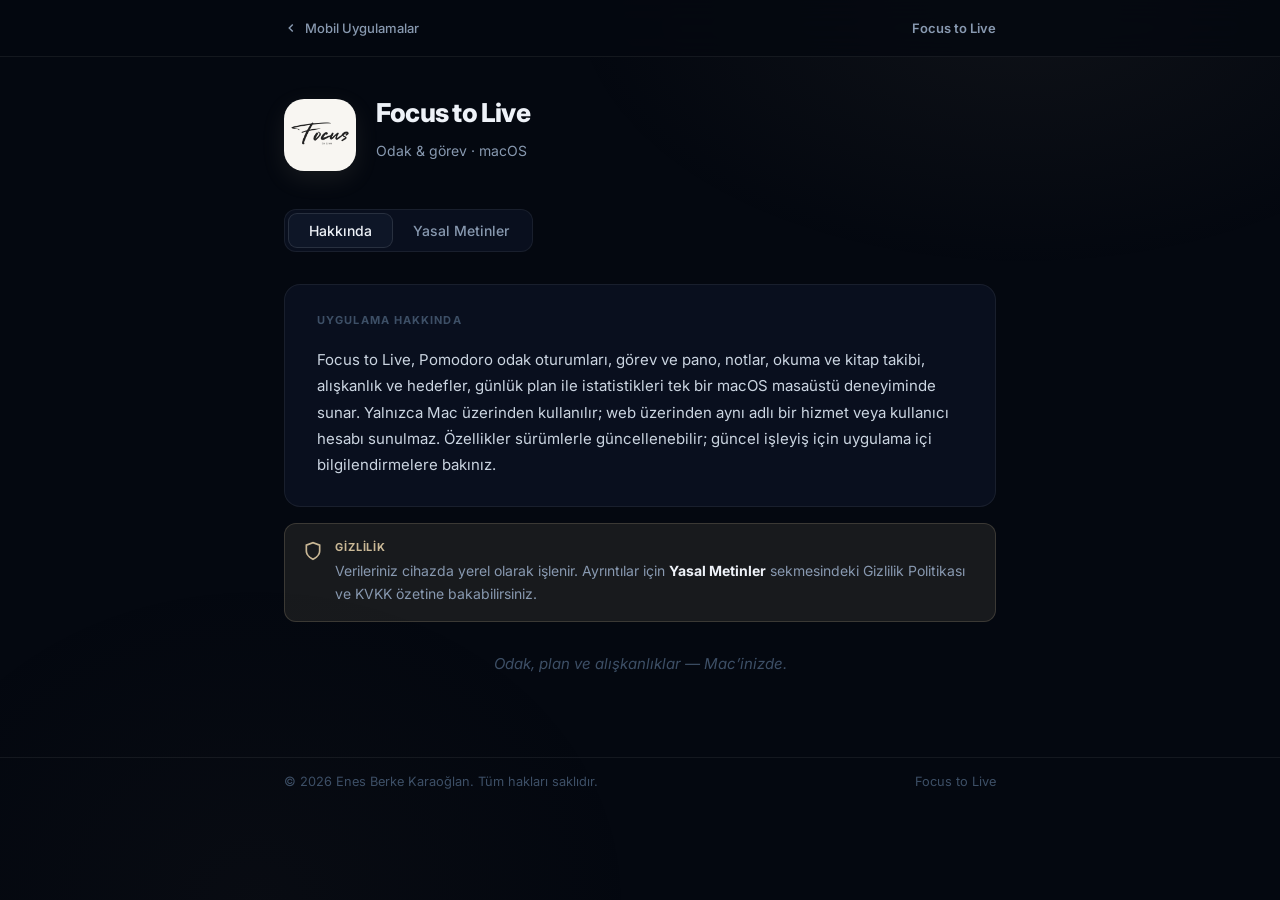
<file: focus-to-live.html>
<!DOCTYPE html>
<html lang="tr">

<head>
  <meta charset="UTF-8" />
  <meta name="viewport" content="width=device-width, initial-scale=1.0" />
  <title>Focus to Live · Hakkında & Yasal Metinler</title>
  <meta name="description" content="Focus to Live — macOS masaüstü odak ve görev uygulaması. Hakkında ve yasal metinler." />

  <link rel="preconnect" href="https://fonts.googleapis.com">
  <link rel="preconnect" href="https://fonts.gstatic.com" crossorigin>
  <link href="https://fonts.googleapis.com/css2?family=Inter:ital,opsz,wght@0,14..32,300;0,14..32,400;0,14..32,500;0,14..32,600;0,14..32,700;0,14..32,800&display=swap" rel="stylesheet">

  <style>
    *, *::before, *::after { box-sizing: border-box; }

    :root {
      --bg: #040810;
      --surface: #090f1e;
      --surface-2: #0e1627;
      --border: rgba(255,255,255,0.065);
      --border-m: rgba(255,255,255,0.11);
      --text: #eef2f8;
      --muted: #8899b0;
      --faint: #3d4f66;
      --accent: #c9b896;
      --accent-soft: rgba(201,184,150,0.1);
      --accent-border: rgba(201,184,150,0.2);
      --logo-bg: #f8f6f2;
    }

    html { scroll-behavior: smooth; }

    body {
      background-color: var(--bg);
      color: var(--text);
      font-family: 'Inter', -apple-system, BlinkMacSystemFont, sans-serif;
      -webkit-font-smoothing: antialiased;
      margin: 0;
      overflow-x: hidden;
    }

    ::-webkit-scrollbar { width: 5px; }
    ::-webkit-scrollbar-track { background: var(--bg); }
    ::-webkit-scrollbar-thumb { background: var(--surface-2); border-radius: 9999px; }

    .bg-blob {
      position: fixed;
      inset: 0;
      z-index: 0;
      pointer-events: none;
      background:
        radial-gradient(ellipse 60% 50% at 80% 0%, rgba(201,184,150,0.06), transparent 60%),
        radial-gradient(ellipse 50% 60% at 20% 100%, rgba(139,115,85,0.04), transparent 60%);
    }

    .header {
      position: sticky;
      top: 0;
      z-index: 50;
      background: rgba(4,8,16,0.8);
      backdrop-filter: blur(20px);
      border-bottom: 1px solid var(--border);
    }
    .header-inner {
      max-width: 760px;
      margin: 0 auto;
      padding: 0 24px;
      height: 56px;
      display: flex;
      align-items: center;
      justify-content: space-between;
    }
    .back-link {
      display: inline-flex;
      align-items: center;
      gap: 7px;
      font-size: 0.8125rem;
      font-weight: 500;
      color: var(--muted);
      text-decoration: none;
      transition: color 0.15s;
    }
    .back-link:hover { color: var(--text); }

    main {
      max-width: 760px;
      margin: 0 auto;
      padding: 40px 24px 80px;
      position: relative;
      z-index: 1;
    }

    .app-hero {
      display: flex;
      align-items: center;
      gap: 20px;
      margin-bottom: 36px;
    }
    .app-icon {
      width: 72px;
      height: 72px;
      border-radius: 20px;
      overflow: hidden;
      flex-shrink: 0;
      display: flex;
      align-items: center;
      justify-content: center;
      background: var(--logo-bg);
      box-shadow: 0 8px 24px rgba(201,184,150,0.1);
    }
    .app-icon img { width: 58px; height: 58px; object-fit: contain; }
    .app-title {
      font-size: 1.625rem;
      font-weight: 800;
      letter-spacing: -0.03em;
      color: var(--text);
      margin: 0 0 4px;
    }
    .app-subtitle {
      font-size: 0.875rem;
      color: var(--muted);
    }

    .tab-bar {
      display: inline-flex;
      padding: 3px;
      background: var(--surface);
      border: 1px solid var(--border);
      border-radius: 12px;
      margin-bottom: 32px;
    }
    .tab-btn {
      padding: 8px 20px;
      border-radius: 9px;
      border: none;
      background: transparent;
      color: var(--muted);
      font-size: 0.875rem;
      font-weight: 500;
      cursor: pointer;
      transition: background 0.15s, color 0.15s;
      font-family: inherit;
    }
    .tab-btn:hover { color: var(--text); }
    .tab-btn[aria-selected="true"] {
      background: var(--surface-2);
      color: var(--text);
      border: 1px solid var(--border-m);
    }

    .tab-panel { display: none; }
    .tab-panel.active { display: block; }

    .card {
      background: var(--surface);
      border: 1px solid var(--border);
      border-radius: 16px;
      padding: 28px 32px;
      margin-bottom: 16px;
    }
    .card-title {
      font-size: 0.6875rem;
      font-weight: 700;
      letter-spacing: 0.1em;
      text-transform: uppercase;
      color: var(--faint);
      margin: 0 0 20px;
    }

    .notice {
      padding: 16px 18px;
      border-radius: 12px;
      display: flex;
      gap: 12px;
      align-items: flex-start;
      margin-bottom: 12px;
    }
    .notice-privacy {
      background: var(--accent-soft);
      border: 1px solid var(--accent-border);
    }
    .notice-icon { width: 20px; height: 20px; flex-shrink: 0; margin-top: 1px; }
    .notice p { font-size: 0.875rem; color: var(--muted); line-height: 1.65; margin: 0; }

    .tagline {
      text-align: center;
      font-size: 0.9375rem;
      font-style: italic;
      color: var(--faint);
      padding: 20px 0 4px;
    }

    .legal-item {
      padding: 20px 0;
      border-bottom: 1px solid var(--border);
    }
    .legal-item:last-child { border-bottom: none; padding-bottom: 0; }
    .legal-item:first-child { padding-top: 0; }
    .legal-num {
      font-size: 0.6875rem;
      font-weight: 700;
      letter-spacing: 0.08em;
      text-transform: uppercase;
      color: var(--accent);
      margin-bottom: 6px;
    }
    .legal-title {
      font-size: 1rem;
      font-weight: 700;
      color: var(--text);
      margin: 0 0 8px;
    }
    .legal-sub {
      font-size: 0.8125rem;
      font-weight: 600;
      color: var(--text);
      margin: 16px 0 8px;
    }
    .legal-text {
      font-size: 0.875rem;
      color: var(--muted);
      line-height: 1.7;
      margin: 0 0 12px;
    }
    .legal-text:last-child { margin-bottom: 0; }
    .legal-text a { color: var(--accent); text-decoration: none; }
    .legal-text a:hover { text-decoration: underline; }

    .legal-list {
      margin: 0 0 12px;
      padding-left: 1.15rem;
      font-size: 0.875rem;
      color: var(--muted);
      line-height: 1.7;
    }
    .legal-list li { margin-bottom: 8px; }
    .legal-list li:last-child { margin-bottom: 0; }

    .legal-doc-title {
      font-size: 1.125rem;
      font-weight: 800;
      color: var(--text);
      margin: 0 0 6px;
      letter-spacing: -0.02em;
    }
    .legal-meta {
      font-size: 0.8125rem;
      color: var(--faint);
      margin: 0 0 16px;
    }

    footer { border-top: 1px solid var(--border); position: relative; z-index: 1; }
    .footer-inner {
      max-width: 760px;
      margin: 0 auto;
      padding: 16px 24px;
      display: flex;
      align-items: center;
      justify-content: space-between;
      gap: 12px;
      flex-wrap: wrap;
    }
    footer p { font-size: 0.8rem; color: var(--faint); margin: 0; }
  </style>
</head>

<body>
  <div class="bg-blob"></div>

  <header class="header">
    <div class="header-inner">
      <a href="index.html#mobile-apps" class="back-link">
        <svg xmlns="http://www.w3.org/2000/svg" width="14" height="14" viewBox="0 0 24 24" fill="none" stroke="currentColor" stroke-width="2.5"><path d="m15 18-6-6 6-6"/></svg>
        Mobil Uygulamalar
      </a>
      <span style="font-size:0.8125rem; font-weight:600; color:var(--muted);">Focus to Live</span>
    </div>
  </header>

  <main>
    <div class="app-hero">
      <div class="app-icon">
        <img src="./görsel/focus%20to%20live%20.png" alt="Focus to Live" loading="lazy" />
      </div>
      <div>
        <h1 class="app-title">Focus to Live</h1>
        <p class="app-subtitle">Odak &amp; görev · macOS</p>
      </div>
    </div>

    <div role="tablist" aria-label="İçerik seçin">
      <div class="tab-bar">
        <button type="button" role="tab" id="tab-hakkinda" aria-selected="true" aria-controls="panel-hakkinda" class="tab-btn">Hakkında</button>
        <button type="button" role="tab" id="tab-yasal" aria-selected="false" aria-controls="panel-yasal" class="tab-btn">Yasal Metinler</button>
      </div>
    </div>

    <div id="panel-hakkinda" role="tabpanel" aria-labelledby="tab-hakkinda" class="tab-panel active">

      <div class="card">
        <div class="card-title">Uygulama Hakkında</div>
        <p style="font-size:0.9375rem; color:#cbd5e1; line-height:1.75; margin:0;">
          Focus to Live, Pomodoro odak oturumları, görev ve pano, notlar, okuma ve kitap takibi, alışkanlık ve hedefler, günlük plan ile istatistikleri tek bir macOS masaüstü deneyiminde sunar. Yalnızca Mac üzerinden kullanılır; web üzerinden aynı adlı bir hizmet veya kullanıcı hesabı sunulmaz. Özellikler sürümlerle güncellenebilir; güncel işleyiş için uygulama içi bilgilendirmelere bakınız.
        </p>
      </div>

      <div class="notice notice-privacy">
        <svg class="notice-icon" xmlns="http://www.w3.org/2000/svg" viewBox="0 0 24 24" fill="none" stroke="#c9b896" stroke-width="2"><path d="M12 22s8-4 8-10V5l-8-3-8 3v7c0 6 8 10 8 10z"/></svg>
        <div>
          <div style="font-size:0.6875rem; font-weight:700; text-transform:uppercase; letter-spacing:0.08em; color:#c9b896; margin-bottom:5px;">Gizlilik</div>
          <p>Verileriniz cihazda yerel olarak işlenir. Ayrıntılar için <strong style="color:var(--text);">Yasal Metinler</strong> sekmesindeki Gizlilik Politikası ve KVKK özetine bakabilirsiniz.</p>
        </div>
      </div>

      <div class="tagline">Odak, plan ve alışkanlıklar — Mac’inizde.</div>

    </div>

    <div id="panel-yasal" role="tabpanel" aria-labelledby="tab-yasal" class="tab-panel">

      <div class="card">
        <div class="card-title">Yasal Metinler · Focus to Live</div>

        <div class="legal-item">
          <div class="legal-num">01</div>
          <h2 class="legal-doc-title">Gizlilik Politikası</h2>
          <p class="legal-meta">Son güncelleme: 24 Mart 2026</p>

          <p class="legal-text"><strong style="color:var(--text);">Veri sorumlusu:</strong> Focus to Live · <a href="mailto:enes.1berke@gmail.com">enes.1berke@gmail.com</a> · Yasal metinler: <a href="https://enesberke.com/" rel="noopener noreferrer">https://enesberke.com/</a></p>

          <p class="legal-text">Focus to Live yalnızca macOS masaüstü uygulaması olarak sunulur; web üzerinden aynı adlı bir hizmet veya kullanıcı hesabı sunulmaz. Uygulamayı kullanmanız, bu metinde belirtilen veri işleme faaliyetlerini anladığınız ve kabul ettiğiniz anlamına gelir.</p>

          <div class="legal-sub">Ne işlenir ve nerede tutulur?</div>
          <ul class="legal-list">
            <li>Pomodoro oturumları, görev ve pano verileri, notlar, okuma ve kitap kayıtları, alışkanlık ve hedef bilgileri, günlük plan ve istatistikler, uygulama ayarları gibi sizin oluşturduğunuz içerik ve kullanım verileri cihazınızda (ör. UserDefaults ve uygulama yerel depolama alanı) saklanır.</li>
          </ul>

          <div class="legal-sub">Ne işlenmez / hangi altyapı kullanılmaz?</div>
          <ul class="legal-list">
            <li>Uygulama, odak ve görev yönetimi için harici bir bulut veritabanı, hesap sistemi veya üçüncü taraf analitik / reklam SDK’sı kullanmaz; verileriniz bu kapsamda uygulama geliştiricisinin sunucularına aktarılmaz.</li>
            <li>IP adresi veya kimlik bilgisi uygulama tarafından toplanmaz veya saklanmaz. İnternet erişimi olmayan tamamen yerel çalışma modeli esastır; gelecekte eklenebilecek ağ özellikleri ayrıca bildirilir.</li>
          </ul>

          <div class="legal-sub">Amaç</div>
          <p class="legal-text">Uygulama işlevlerinin yerine getirilmesi, tercihlerinizin hatırlanması ve istatistik/raporların cihazda gösterilmesi.</p>

          <div class="legal-sub">Süre / silme</div>
          <p class="legal-text">Veriler, uygulamayı kullandığınız sürece cihazda tutulur. macOS üzerinden uygulamayı kaldırmanız veya uygulama verilerini silmeniz hâlinde yerel veriler işletim sistemi kurallarına göre silinir. Veri silme veya KVKK kapsamındaki talepleriniz için <a href="mailto:enes.1berke@gmail.com">enes.1berke@gmail.com</a> adresine başvurabilirsiniz; tamamen yerel saklama nedeniyle bazı taleplerin yerine getirilebilmesi cihaz üzerindeki veriye erişiminizle sınırlı olabilir.</p>

          <div class="legal-sub">Haklar (KVKK m.11)</div>
          <p class="legal-text"><a href="mailto:enes.1berke@gmail.com">enes.1berke@gmail.com</a> üzerinden başvurabilirsiniz. Hizmet 16 yaş altına yönelik değildir. Politika güncellenebilir; güncel metin uygulama içinde ve enesberke.com’da yayım tarihiyle geçerlidir.</p>

          <div class="legal-sub">Galeri / kamera</div>
          <p class="legal-text">Mevcut sürümde galeri veya kamera erişimi talep edilmez. İleride eklenmesi hâlinde ilgili izin ve açık rıza ayrıca sunulur.</p>
        </div>

        <div class="legal-item">
          <div class="legal-num">02</div>
          <div class="legal-title">KVKK Aydınlatma Metni (kısa)</div>
          <p class="legal-text"><strong style="color:var(--text);">Veri sorumlusu:</strong> Focus to Live · <a href="mailto:enes.1berke@gmail.com">enes.1berke@gmail.com</a></p>
          <p class="legal-text">Focus to Live yalnızca macOS masaüstü uygulamasıdır; kullanıcı hesabı ve bulut senkronizasyonu yoktur. Pomodoro oturumları, görevler, notlar, okuma ve alışkanlık verileri, hedefler, plan ve istatistikler ile uygulama ayarları cihazınızda yerel olarak işlenir ve saklanır. Harici analitik veya reklam SDK’sı kullanılmaz; veriler geliştirici sunucularına gönderilmez. IP adresi uygulama tarafından toplanmaz.</p>
          <p class="legal-text"><strong style="color:var(--text);">Haklar ve iletişim:</strong> <a href="mailto:enes.1berke@gmail.com">enes.1berke@gmail.com</a></p>
        </div>

        <div class="legal-item">
          <div class="legal-num">03</div>
          <div class="legal-doc-title">Kullanım Koşulları</div>
          <p class="legal-meta">Son güncelleme: 24 Mart 2026</p>

          <p class="legal-text">Focus to Live yalnızca macOS masaüstü uygulamasıdır. Kullanım bu koşullara tabidir.</p>

          <div class="legal-sub">Yerel veri</div>
          <p class="legal-text">Verileriniz cihazınızda saklanır; yedekleme ve veri kaybına karşı önlemler kullanıcı sorumluluğundadır. Uygulama, cihaz arızası veya yanlışlıkla silme gibi nedenlerle oluşabilecek veri kayıplarından sorumlu tutulamaz.</p>

          <div class="legal-sub">İçerik</div>
          <p class="legal-text">Oluşturduğunuz görev, not ve diğer içeriklerden siz sorumlusunuz. Uygulama yasalara aykırı veya kötüye kullanım amaçlı içerik için araç sağlamaz; böyle bir kullanımın sonuçları kullanıcıya aittir.</p>

          <div class="legal-sub">Yazılım</div>
          <p class="legal-text">Uygulama “olduğu gibi” sunulur. Mümkün olan ölçüde hatasız çalışması hedeflenir; ancak belirli bir sonuç veya kesintisiz hizmet taahhüdü verilmez.</p>

          <div class="legal-sub">Veri işleme</div>
          <p class="legal-text">Ayrıntılar Gizlilik Politikası’ndadır; uygulamayı kullanmanız orada özetlenen yerel veri işlemeyi anladığınız ve kabul ettiğiniz anlamına gelir.</p>

          <div class="legal-sub">Uygulanacak hukuk</div>
          <p class="legal-text">Türkiye Cumhuriyeti hukuku. İletişim: <a href="mailto:enes.1berke@gmail.com">enes.1berke@gmail.com</a> · <a href="https://enesberke.com/" rel="noopener noreferrer">https://enesberke.com/</a></p>
        </div>

      </div>
    </div>
  </main>

  <footer>
    <div class="footer-inner">
      <p>© <span id="year"></span> Enes Berke Karaoğlan. Tüm hakları saklıdır.</p>
      <p>Focus to Live</p>
    </div>
  </footer>

  <script>
    document.getElementById('year').textContent = new Date().getFullYear();

    (function () {
      var tabs = document.querySelectorAll('[role="tab"]');
      var panels = document.querySelectorAll('[role="tabpanel"]');

      function setActive(activeId) {
        var isYasal = activeId === 'tab-yasal';
        tabs.forEach(function (t) { t.setAttribute('aria-selected', t.id === activeId ? 'true' : 'false'); });
        panels.forEach(function (p) {
          var show = p.id === 'panel-yasal' ? isYasal : !isYasal;
          p.classList.toggle('active', show);
        });
        history.replaceState(null, '', '#' + (isYasal ? 'yasal-metinler' : 'hakkinda'));
      }

      tabs.forEach(function (tab) {
        tab.addEventListener('click', function () { setActive(this.id); });
        tab.addEventListener('keydown', function (e) {
          var idx = Array.prototype.indexOf.call(tabs, this);
          if (e.key === 'ArrowRight' && idx < tabs.length - 1) { tabs[idx + 1].focus(); e.preventDefault(); }
          if (e.key === 'ArrowLeft' && idx > 0) { tabs[idx - 1].focus(); e.preventDefault(); }
        });
      });

      if (window.location.hash === '#yasal-metinler') setActive('tab-yasal');
    })();
  </script>
</body>

</html>
</file>
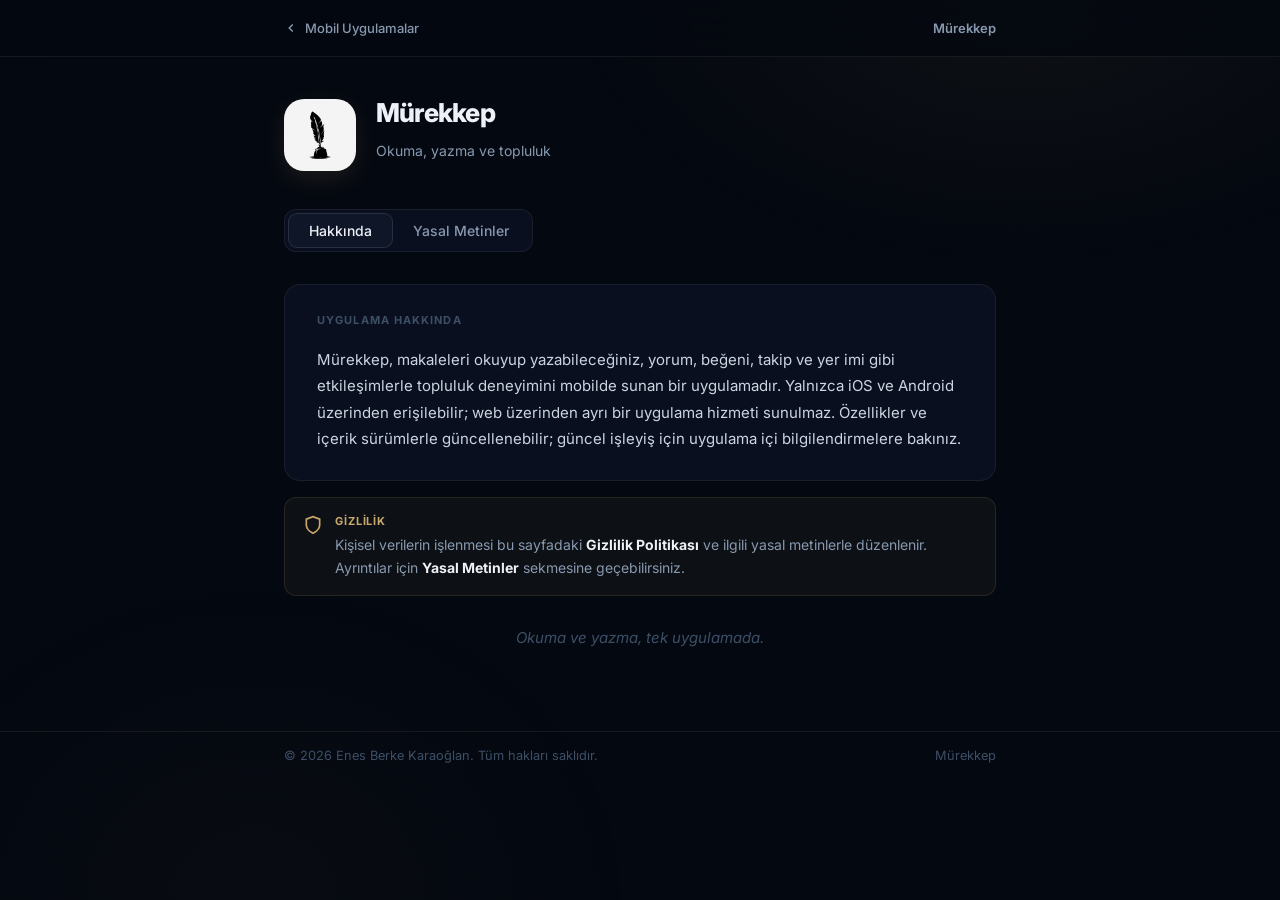
<file: murekkep.html>
<!DOCTYPE html>
<html lang="tr">

<head>
  <meta charset="UTF-8" />
  <meta name="viewport" content="width=device-width, initial-scale=1.0" />
  <title>Mürekkep · Hakkında & Yasal Metinler</title>
  <meta name="description" content="Mürekkep — okuma, yazma ve topluluk deneyimi için mobil uygulama. Hakkında ve yasal metinler." />

  <link rel="preconnect" href="https://fonts.googleapis.com">
  <link rel="preconnect" href="https://fonts.gstatic.com" crossorigin>
  <link href="https://fonts.googleapis.com/css2?family=Inter:ital,opsz,wght@0,14..32,300;0,14..32,400;0,14..32,500;0,14..32,600;0,14..32,700;0,14..32,800&display=swap" rel="stylesheet">

  <style>
    *, *::before, *::after { box-sizing: border-box; }

    :root {
      --bg: #040810;
      --surface: #090f1e;
      --surface-2: #0e1627;
      --border: rgba(255,255,255,0.065);
      --border-m: rgba(255,255,255,0.11);
      --text: #eef2f8;
      --muted: #8899b0;
      --faint: #3d4f66;
      --accent: #c9a86c;
      --accent-soft: rgba(201,168,108,0.1);
      --accent-border: rgba(201,168,108,0.2);
    }

    html { scroll-behavior: smooth; }

    body {
      background-color: var(--bg);
      color: var(--text);
      font-family: 'Inter', -apple-system, BlinkMacSystemFont, sans-serif;
      -webkit-font-smoothing: antialiased;
      margin: 0;
      overflow-x: hidden;
    }

    ::-webkit-scrollbar { width: 5px; }
    ::-webkit-scrollbar-track { background: var(--bg); }
    ::-webkit-scrollbar-thumb { background: var(--surface-2); border-radius: 9999px; }

    .bg-blob {
      position: fixed;
      inset: 0;
      z-index: 0;
      pointer-events: none;
      background:
        radial-gradient(ellipse 60% 50% at 80% 0%, rgba(201,168,108,0.06), transparent 60%),
        radial-gradient(ellipse 50% 60% at 20% 100%, rgba(139,115,85,0.04), transparent 60%);
    }

    .header {
      position: sticky;
      top: 0;
      z-index: 50;
      background: rgba(4,8,16,0.8);
      backdrop-filter: blur(20px);
      border-bottom: 1px solid var(--border);
    }
    .header-inner {
      max-width: 760px;
      margin: 0 auto;
      padding: 0 24px;
      height: 56px;
      display: flex;
      align-items: center;
      justify-content: space-between;
    }
    .back-link {
      display: inline-flex;
      align-items: center;
      gap: 7px;
      font-size: 0.8125rem;
      font-weight: 500;
      color: var(--muted);
      text-decoration: none;
      transition: color 0.15s;
    }
    .back-link:hover { color: var(--text); }

    main {
      max-width: 760px;
      margin: 0 auto;
      padding: 40px 24px 80px;
      position: relative;
      z-index: 1;
    }

    .app-hero {
      display: flex;
      align-items: center;
      gap: 20px;
      margin-bottom: 36px;
    }
    .app-icon {
      width: 72px;
      height: 72px;
      border-radius: 20px;
      overflow: hidden;
      flex-shrink: 0;
      display: flex;
      align-items: center;
      justify-content: center;
      background: #f4f4f4;
      box-shadow: 0 8px 24px rgba(201,168,108,0.12);
    }
    .app-icon img { width: 58px; height: 58px; object-fit: contain; }
    .app-title {
      font-size: 1.625rem;
      font-weight: 800;
      letter-spacing: -0.03em;
      color: var(--text);
      margin: 0 0 4px;
    }
    .app-subtitle {
      font-size: 0.875rem;
      color: var(--muted);
    }

    .tab-bar {
      display: inline-flex;
      padding: 3px;
      background: var(--surface);
      border: 1px solid var(--border);
      border-radius: 12px;
      margin-bottom: 32px;
    }
    .tab-btn {
      padding: 8px 20px;
      border-radius: 9px;
      border: none;
      background: transparent;
      color: var(--muted);
      font-size: 0.875rem;
      font-weight: 500;
      cursor: pointer;
      transition: background 0.15s, color 0.15s;
      font-family: inherit;
    }
    .tab-btn:hover { color: var(--text); }
    .tab-btn[aria-selected="true"] {
      background: var(--surface-2);
      color: var(--text);
      border: 1px solid var(--border-m);
    }

    .tab-panel { display: none; }
    .tab-panel.active { display: block; }

    .card {
      background: var(--surface);
      border: 1px solid var(--border);
      border-radius: 16px;
      padding: 28px 32px;
      margin-bottom: 16px;
    }
    .card-title {
      font-size: 0.6875rem;
      font-weight: 700;
      letter-spacing: 0.1em;
      text-transform: uppercase;
      color: var(--faint);
      margin: 0 0 20px;
    }

    .notice {
      padding: 16px 18px;
      border-radius: 12px;
      display: flex;
      gap: 12px;
      align-items: flex-start;
      margin-bottom: 12px;
    }
    .notice-privacy {
      background: rgba(201,168,108,0.05);
      border: 1px solid rgba(201,168,108,0.14);
    }
    .notice-icon { width: 20px; height: 20px; flex-shrink: 0; margin-top: 1px; }
    .notice p { font-size: 0.875rem; color: var(--muted); line-height: 1.65; margin: 0; }

    .tagline {
      text-align: center;
      font-size: 0.9375rem;
      font-style: italic;
      color: var(--faint);
      padding: 20px 0 4px;
    }

    .legal-item {
      padding: 20px 0;
      border-bottom: 1px solid var(--border);
    }
    .legal-item:last-child { border-bottom: none; padding-bottom: 0; }
    .legal-item:first-child { padding-top: 0; }
    .legal-num {
      font-size: 0.6875rem;
      font-weight: 700;
      letter-spacing: 0.08em;
      text-transform: uppercase;
      color: var(--accent);
      margin-bottom: 6px;
    }
    .legal-title {
      font-size: 1rem;
      font-weight: 700;
      color: var(--text);
      margin: 0 0 8px;
    }
    .legal-sub {
      font-size: 0.8125rem;
      font-weight: 600;
      color: var(--text);
      margin: 16px 0 8px;
    }
    .legal-text {
      font-size: 0.875rem;
      color: var(--muted);
      line-height: 1.7;
      margin: 0 0 12px;
    }
    .legal-text:last-child { margin-bottom: 0; }
    .legal-text a { color: var(--accent); text-decoration: none; }
    .legal-text a:hover { text-decoration: underline; }

    .legal-doc-title {
      font-size: 1.125rem;
      font-weight: 800;
      color: var(--text);
      margin: 0 0 6px;
      letter-spacing: -0.02em;
    }
    .legal-meta {
      font-size: 0.8125rem;
      color: var(--faint);
      margin: 0 0 16px;
    }

    footer { border-top: 1px solid var(--border); position: relative; z-index: 1; }
    .footer-inner {
      max-width: 760px;
      margin: 0 auto;
      padding: 16px 24px;
      display: flex;
      align-items: center;
      justify-content: space-between;
      gap: 12px;
      flex-wrap: wrap;
    }
    footer p { font-size: 0.8rem; color: var(--faint); margin: 0; }
  </style>
</head>

<body>
  <div class="bg-blob"></div>

  <header class="header">
    <div class="header-inner">
      <a href="index.html#mobile-apps" class="back-link">
        <svg xmlns="http://www.w3.org/2000/svg" width="14" height="14" viewBox="0 0 24 24" fill="none" stroke="currentColor" stroke-width="2.5"><path d="m15 18-6-6 6-6"/></svg>
        Mobil Uygulamalar
      </a>
      <span style="font-size:0.8125rem; font-weight:600; color:var(--muted);">Mürekkep</span>
    </div>
  </header>

  <main>
    <div class="app-hero">
      <div class="app-icon">
        <img src="./görsel/mürekkep.png" alt="Mürekkep" loading="lazy" />
      </div>
      <div>
        <h1 class="app-title">Mürekkep</h1>
        <p class="app-subtitle">Okuma, yazma ve topluluk</p>
      </div>
    </div>

    <div role="tablist" aria-label="İçerik seçin">
      <div class="tab-bar">
        <button type="button" role="tab" id="tab-hakkinda" aria-selected="true" aria-controls="panel-hakkinda" class="tab-btn">Hakkında</button>
        <button type="button" role="tab" id="tab-yasal" aria-selected="false" aria-controls="panel-yasal" class="tab-btn">Yasal Metinler</button>
      </div>
    </div>

    <div id="panel-hakkinda" role="tabpanel" aria-labelledby="tab-hakkinda" class="tab-panel active">

      <div class="card">
        <div class="card-title">Uygulama Hakkında</div>
        <p style="font-size:0.9375rem; color:#cbd5e1; line-height:1.75; margin:0;">
          Mürekkep, makaleleri okuyup yazabileceğiniz, yorum, beğeni, takip ve yer imi gibi etkileşimlerle topluluk deneyimini mobilde sunan bir uygulamadır. Yalnızca iOS ve Android üzerinden erişilebilir; web üzerinden ayrı bir uygulama hizmeti sunulmaz. Özellikler ve içerik sürümlerle güncellenebilir; güncel işleyiş için uygulama içi bilgilendirmelere bakınız.
        </p>
      </div>

      <div class="notice notice-privacy">
        <svg class="notice-icon" xmlns="http://www.w3.org/2000/svg" viewBox="0 0 24 24" fill="none" stroke="#c9a86c" stroke-width="2"><path d="M12 22s8-4 8-10V5l-8-3-8 3v7c0 6 8 10 8 10z"/></svg>
        <div>
          <div style="font-size:0.6875rem; font-weight:700; text-transform:uppercase; letter-spacing:0.08em; color:#c9a86c; margin-bottom:5px;">Gizlilik</div>
          <p>Kişisel verilerin işlenmesi bu sayfadaki <strong style="color:var(--text);">Gizlilik Politikası</strong> ve ilgili yasal metinlerle düzenlenir. Ayrıntılar için <strong style="color:var(--text);">Yasal Metinler</strong> sekmesine geçebilirsiniz.</p>
        </div>
      </div>

      <div class="tagline">Okuma ve yazma, tek uygulamada.</div>

    </div>

    <div id="panel-yasal" role="tabpanel" aria-labelledby="tab-yasal" class="tab-panel">

      <div class="card">
        <div class="card-title">Yasal Metinler · Mürekkep</div>

        <div class="legal-item">
          <div class="legal-num">01</div>
          <h2 class="legal-doc-title">Gizlilik Politikası</h2>
          <p class="legal-meta">Son güncelleme: 23 Mart 2026</p>

          <p class="legal-text"><strong style="color:var(--text);">Veri sorumlusu:</strong> Mürekkep · <a href="mailto:enes.1berke@gmail.com">enes.1berke@gmail.com</a> · Yasal metinler: <a href="https://enesberke.com/" rel="noopener noreferrer">https://enesberke.com/</a></p>

          <p class="legal-text">Mürekkep yalnızca mobil uygulama (iOS/Android) ile sunulur; web üzerinden uygulama hizmeti yoktur. Hizmeti kullanmanız, bu metinde belirtilen veri işleme faaliyetlerini anladığınız ve kabul ettiğiniz anlamına gelir.</p>

          <div class="legal-sub">Ne işlenir?</div>
          <p class="legal-text">Hesap (e-posta, kullanıcı adı, ad-soyad), profil bilgileri, yazı ve etkileşimleriniz (yorum, beğeni, takip, yer imi, okuma geçmişi), uygulama içi bildirimler, galeriden yüklediğiniz görseller. Makale görüntülemede işletim sistemi türü (ör. iOS/Android) kaydedilebilir. Oturum bilgileri cihazda güvenli şekilde tutulabilir.</p>

          <div class="legal-sub">IP</div>
          <p class="legal-text">IP adresi doğrudan uygulama tarafından saklanmaz; altyapı sağlayıcısı tarafından güvenlik ve hizmet işletimi kapsamında işlenebilir.</p>

          <div class="legal-sub">Altyapı</div>
          <p class="legal-text">Veriler Supabase (kimlik doğrulama, veritabanı, dosya depolama ve gerçek zamanlı senkronizasyon hizmetleri) üzerinden işlenir; sunucular yurt dışında olabilir (KVKK m.9). Ayrı reklam veya ayrı analitik SDK’sı kullanılmaz.</p>

          <div class="legal-sub">Amaç</div>
          <p class="legal-text">Hesabın ve içeriğin çalışması, güvenlik, yasal yükümlülükler. Galeri için ayrı açık rıza gerekebilir (Açık Rıza Metni).</p>

          <div class="legal-sub">Süre / silme</div>
          <p class="legal-text">Veriler amaç için gerekli süre ve mevzuatla sınırlı tutulur. Hesabınızı uygulama içinden veya iletişim kanallarından silme talebinde bulunabilirsiniz; silme talepleri makul süre içinde yerine getirilir. Hesap silindiğinde veriler mevzuata uygun silinir veya anonimleştirilir (kanuni zorunlu saklama hariç).</p>

          <div class="legal-sub">Haklar (KVKK m.11)</div>
          <p class="legal-text"><a href="mailto:enes.1berke@gmail.com">enes.1berke@gmail.com</a> üzerinden başvurabilirsiniz. Hizmet 16 yaş altına yönelik değildir. Politika güncellenebilir; güncel metin enesberke.com’da yayım tarihiyle geçerlidir.</p>
        </div>

        <div class="legal-item">
          <div class="legal-num">02</div>
          <div class="legal-title">KVKK Aydınlatma Metni (kısa)</div>
          <p class="legal-text"><strong style="color:var(--text);">Veri sorumlusu:</strong> Mürekkep · <a href="mailto:enes.1berke@gmail.com">enes.1berke@gmail.com</a></p>
          <p class="legal-text">Mürekkep yalnızca mobil uygulamadır. Veriler; hesap, profil, içerik ve etkileşim, bildirimler, galeriyle yüklenen görseller ve sınırlı teknik bilgi (işletim sistemi türü) için işlenir. IP doğrudan uygulamada saklanmaz; altyapıda güvenlik ve işletim için işlenebilir. Altyapı: Supabase (kimlik doğrulama, veritabanı, dosya depolama ve gerçek zamanlı senkronizasyon hizmetleri). Yurt dışı aktarım KVKK m.9’a uygundur. Hesap silme talebi uygulama veya iletişimle; silme talepleri makul süre içinde yerine getirilir; veriler mevzuata uygun silinir/anonimleştirilir. Haklar için: <a href="mailto:enes.1berke@gmail.com">enes.1berke@gmail.com</a></p>
        </div>

        <div class="legal-item">
          <div class="legal-num">03</div>
          <div class="legal-title">Açık Rıza</div>
          <p class="legal-text">Profil/kapak/yazı görseli için galeri erişimi yalnızca siz seçim yaptığınızda kullanılır. Galeriden seçtiğim görsellerin yüklenmesi ve gösterilmesi için açık rıza veriyorum. İzni cihaz ayarlarından kaldırabilirsiniz.</p>
        </div>

        <div class="legal-item">
          <div class="legal-num">04</div>
          <div class="legal-title">Kullanım Koşulları</div>
          <p class="legal-meta">Son güncelleme: 30 Mart 2026</p>

          <div class="legal-sub">1. Kabul</div>
          <p class="legal-text">Mürekkep’i (“Platform”) kullanarak bu koşulları kabul edersiniz. Kabul etmiyorsanız kullanmayınız.</p>

          <div class="legal-sub">2. Hizmet</div>
          <p class="legal-text">Platform; makale ve ders notu paylaşımı, okuma, yorum, beğeni, yer imi ve takip sunar. Yalnızca iOS mobil uygulama üzerinden erişilir. Özellikler zamanla değişebilir.</p>

          <div class="legal-sub">3. Hesap ve güvenlik</div>
          <p class="legal-text">Kayıtta doğru bilgi verirsiniz. Parola ve hesap güvenliği size aittir. Şüpheli erişimi <a href="mailto:enes.1berke@gmail.com">enes.1berke@gmail.com</a> adresine bildirin. İhlal veya risk hâlinde hesabınız askıya alınabilir veya silinebilir.</p>

          <div class="legal-sub">4. Yaş</div>
          <p class="legal-text">Platform 16 yaşından küçüklere yönelik değildir.</p>

          <div class="legal-sub">5. İçerik ve lisans</div>
          <p class="legal-text">Yayınladığınız içeriklerin fikrî hakları size aittir. İçeriği Platform’da paylaşmakla, içeriğin barındırılması, gösterilmesi ve uygulamanın çalışması için gerekli kullanım için Platform’a bedelsiz, münhasır olmayan, süre ve ülke sınırı olmadan (alt lisans verilemeyecek şekilde) izin vermiş olursunuz. Hesabı ve içeriği sildiğinizde bu izin ilgili kısımda sona erer.</p>

          <div class="legal-sub">6. Yasaklar</div>
          <p class="legal-text">Yasadışı, hakaret, taciz, yanıltıcı, başkasının telif hakkını çiğneyen içerik yok. Spam, bot, sisteme sızma, başkasının hesabına girme veya kişisel veriyi izinsiz toplama yasaktır. İhlalde içerik silinebilir, hesap kapatılabilir.</p>

          <div class="legal-sub">7. Moderasyon</div>
          <p class="legal-text">Platform kurallara aykırı içeriği kaldırabilir, gizleyebilir veya öne çıkarma gibi düzenlemeler yapabilir. İtiraz: <a href="mailto:enes.1berke@gmail.com">enes.1berke@gmail.com</a> — sonuç garanti edilmez.</p>

          <div class="legal-sub">8. Ders notları</div>
          <p class="legal-text">Notların doğruluğu ve telif uyumu paylaşan kullanıcıya aittir. Platform akademik sonuç veya hata konusunda sorumluluk kabul etmez.</p>

          <div class="legal-sub">9. Ücret ve mülkiyet</div>
          <p class="legal-text">Güncel sürüm kullanıcıya ücretsizdir; ileride ücretli özellik olursa ayrıca duyurulur. Mürekkep adı, logo, tasarım ve yazılım kodu Platform’a aittir; izinsiz kopyalamayınız.</p>

          <div class="legal-sub">10. Altyapı ve sorumluluk</div>
          <p class="legal-text">Hizmet Supabase gibi sağlayıcılarla çalışır (ayrıntı gizlilik metninde). Hizmet “olduğu gibi” sunulur; kesintisizlik veya hata garantisi yoktur. Kullanıcı içeriğinden doğan hukuki sonuçlar içeriği ekleyene aittir. Kanunun izin verdiği ölçüde dolaylı zararlardan sorumluluk sınırlıdır.</p>

          <div class="legal-sub">11. Hesap kapatma ve değişiklik</div>
          <p class="legal-text">Hesabı Ayarlar → Hesabı Sil ile kapatabilirsiniz; veriler geri gelmez (yasal istisnalar saklı). Koşullar değişebilir; önemli güncellemeler duyurulabilir. Kullanmaya devam etmek güncel koşulları kabul sayılır.</p>

          <div class="legal-sub">12. Hukuk ve iletişim</div>
          <p class="legal-text">Koşullar Türkiye hukukuna tabidir; uyuşmazlıklarda İstanbul Çağlayan mahkemeleri ve icra daireleri yetkilidir (zorunlu tüketici hükümleri saklı). İletişim: <a href="mailto:enes.1berke@gmail.com">enes.1berke@gmail.com</a></p>
        </div>

      </div>
    </div>
  </main>

  <footer>
    <div class="footer-inner">
      <p>© <span id="year"></span> Enes Berke Karaoğlan. Tüm hakları saklıdır.</p>
      <p>Mürekkep</p>
    </div>
  </footer>

  <script>
    document.getElementById('year').textContent = new Date().getFullYear();

    (function () {
      var tabs = document.querySelectorAll('[role="tab"]');
      var panels = document.querySelectorAll('[role="tabpanel"]');

      function setActive(activeId) {
        var isYasal = activeId === 'tab-yasal';
        tabs.forEach(function (t) { t.setAttribute('aria-selected', t.id === activeId ? 'true' : 'false'); });
        panels.forEach(function (p) {
          var show = p.id === 'panel-yasal' ? isYasal : !isYasal;
          p.classList.toggle('active', show);
        });
        history.replaceState(null, '', '#' + (isYasal ? 'yasal-metinler' : 'hakkinda'));
      }

      tabs.forEach(function (tab) {
        tab.addEventListener('click', function () { setActive(this.id); });
        tab.addEventListener('keydown', function (e) {
          var idx = Array.prototype.indexOf.call(tabs, this);
          if (e.key === 'ArrowRight' && idx < tabs.length - 1) { tabs[idx + 1].focus(); e.preventDefault(); }
          if (e.key === 'ArrowLeft' && idx > 0) { tabs[idx - 1].focus(); e.preventDefault(); }
        });
      });

      if (window.location.hash === '#yasal-metinler') setActive('tab-yasal');
    })();
  </script>
</body>

</html>
</file>
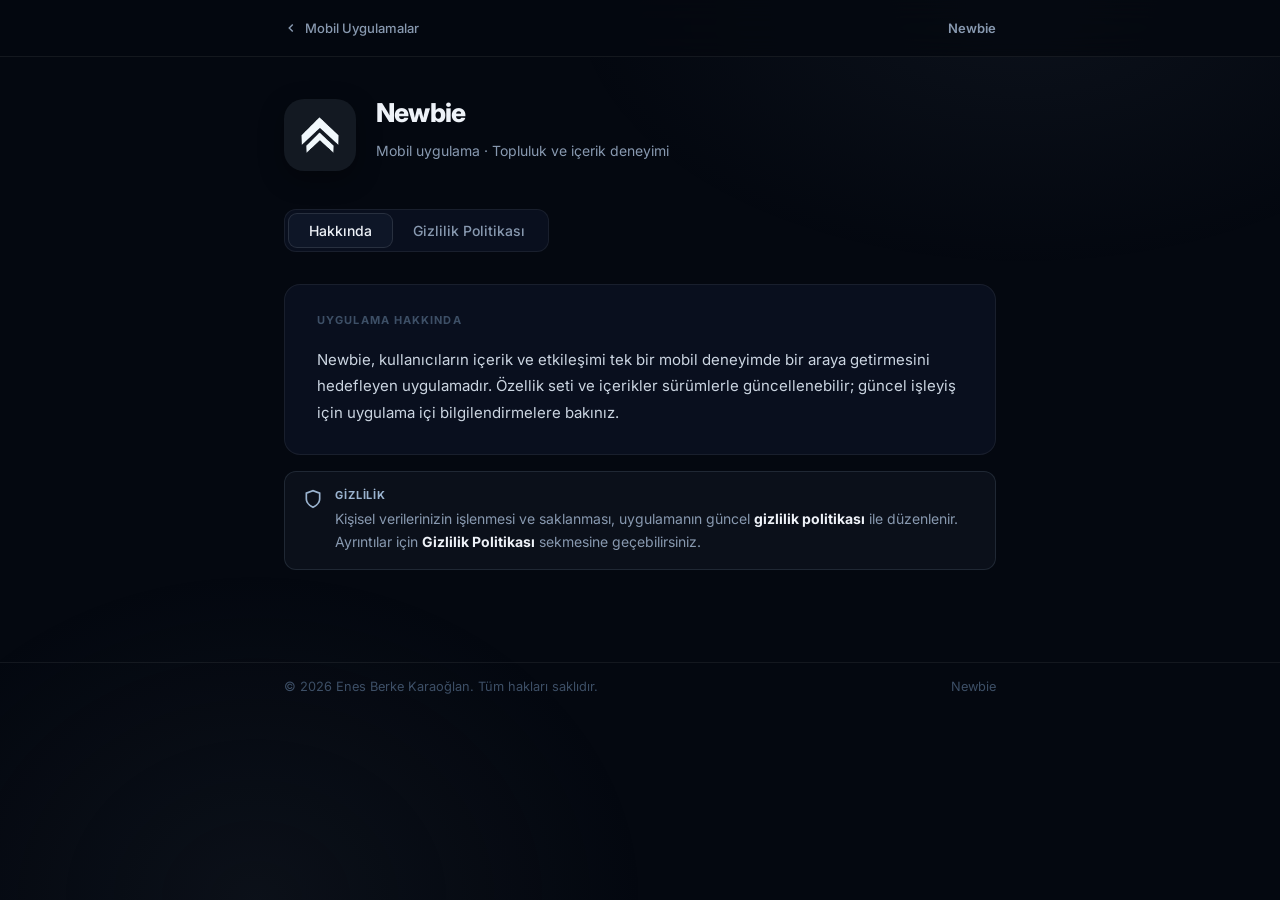
<file: newbie.html>
<!DOCTYPE html>
<html lang="tr">

<head>
  <meta charset="UTF-8" />
  <meta name="viewport" content="width=device-width, initial-scale=1.0" />
  <title>Newbie · Gizlilik Politikası & Hakkında</title>
  <meta name="description" content="Newbie — Yeni Üyeler İçin Gizlilik Politikası ve uygulama hakkında bilgiler." />

  <link rel="preconnect" href="https://fonts.googleapis.com">
  <link rel="preconnect" href="https://fonts.gstatic.com" crossorigin>
  <link href="https://fonts.googleapis.com/css2?family=Inter:ital,opsz,wght@0,14..32,300;0,14..32,400;0,14..32,500;0,14..32,600;0,14..32,700;0,14..32,800&display=swap" rel="stylesheet">

  <style>
    *, *::before, *::after { box-sizing: border-box; }

    :root {
      --bg: #040810;
      --surface: #090f1e;
      --surface-2: #0e1627;
      --border: rgba(255,255,255,0.065);
      --border-m: rgba(255,255,255,0.11);
      --text: #eef2f8;
      --muted: #8899b0;
      --faint: #3d4f66;
      --accent: #9BB4D0;
      --accent-soft: rgba(155,180,208,0.1);
      --accent-border: rgba(155,180,208,0.2);
      --icon-bg: #131922;
    }

    html { scroll-behavior: smooth; }

    body {
      background-color: var(--bg);
      color: var(--text);
      font-family: 'Inter', -apple-system, BlinkMacSystemFont, sans-serif;
      -webkit-font-smoothing: antialiased;
      margin: 0;
      overflow-x: hidden;
    }

    ::-webkit-scrollbar { width: 5px; }
    ::-webkit-scrollbar-track { background: var(--bg); }
    ::-webkit-scrollbar-thumb { background: var(--surface-2); border-radius: 9999px; }

    .bg-blob {
      position: fixed;
      inset: 0;
      z-index: 0;
      pointer-events: none;
      background:
        radial-gradient(ellipse 60% 50% at 80% 0%, rgba(155,180,208,0.06), transparent 60%),
        radial-gradient(ellipse 50% 60% at 20% 100%, rgba(19,25,34,0.5), transparent 60%);
    }

    .header {
      position: sticky;
      top: 0;
      z-index: 50;
      background: rgba(4,8,16,0.8);
      backdrop-filter: blur(20px);
      border-bottom: 1px solid var(--border);
    }
    .header-inner {
      max-width: 760px;
      margin: 0 auto;
      padding: 0 24px;
      height: 56px;
      display: flex;
      align-items: center;
      justify-content: space-between;
    }
    .back-link {
      display: inline-flex;
      align-items: center;
      gap: 7px;
      font-size: 0.8125rem;
      font-weight: 500;
      color: var(--muted);
      text-decoration: none;
      transition: color 0.15s;
    }
    .back-link:hover { color: var(--text); }

    main {
      max-width: 760px;
      margin: 0 auto;
      padding: 40px 24px 80px;
      position: relative;
      z-index: 1;
    }

    .app-hero {
      display: flex;
      align-items: center;
      gap: 20px;
      margin-bottom: 36px;
    }
    .app-icon {
      width: 72px;
      height: 72px;
      border-radius: 20px;
      overflow: hidden;
      flex-shrink: 0;
      display: flex;
      align-items: center;
      justify-content: center;
      background: var(--icon-bg);
      box-shadow: 0 8px 24px rgba(0,0,0,0.35);
    }
    .app-icon img { width: 58px; height: 58px; object-fit: contain; }
    .app-title {
      font-size: 1.625rem;
      font-weight: 800;
      letter-spacing: -0.03em;
      color: var(--text);
      margin: 0 0 4px;
    }
    .app-subtitle {
      font-size: 0.875rem;
      color: var(--muted);
    }

    .tab-bar {
      display: inline-flex;
      padding: 3px;
      background: var(--surface);
      border: 1px solid var(--border);
      border-radius: 12px;
      margin-bottom: 32px;
    }
    .tab-btn {
      padding: 8px 20px;
      border-radius: 9px;
      border: none;
      background: transparent;
      color: var(--muted);
      font-size: 0.875rem;
      font-weight: 500;
      cursor: pointer;
      transition: background 0.15s, color 0.15s;
      font-family: inherit;
    }
    .tab-btn:hover { color: var(--text); }
    .tab-btn[aria-selected="true"] {
      background: var(--surface-2);
      color: var(--text);
      border: 1px solid var(--border-m);
    }

    .tab-panel { display: none; }
    .tab-panel.active { display: block; }

    .card {
      background: var(--surface);
      border: 1px solid var(--border);
      border-radius: 16px;
      padding: 28px 32px;
      margin-bottom: 16px;
    }
    .card-title {
      font-size: 0.6875rem;
      font-weight: 700;
      letter-spacing: 0.1em;
      text-transform: uppercase;
      color: var(--faint);
      margin: 0 0 20px;
    }

    .notice {
      padding: 16px 18px;
      border-radius: 12px;
      display: flex;
      gap: 12px;
      align-items: flex-start;
      margin-bottom: 12px;
    }
    .notice-privacy {
      background: rgba(155,180,208,0.05);
      border: 1px solid rgba(155,180,208,0.14);
    }
    .notice-icon { width: 20px; height: 20px; flex-shrink: 0; margin-top: 1px; }
    .notice p { font-size: 0.875rem; color: var(--muted); line-height: 1.65; margin: 0; }

    .legal-item {
      padding: 20px 0;
      border-bottom: 1px solid var(--border);
    }
    .legal-item:last-child { border-bottom: none; padding-bottom: 0; }
    .legal-item:first-child { padding-top: 0; }
    .legal-num {
      font-size: 0.6875rem;
      font-weight: 700;
      letter-spacing: 0.08em;
      text-transform: uppercase;
      color: var(--accent);
      margin-bottom: 6px;
    }
    .legal-title {
      font-size: 1rem;
      font-weight: 700;
      color: var(--text);
      margin: 0 0 8px;
    }
    .legal-text {
      font-size: 0.875rem;
      color: var(--muted);
      line-height: 1.7;
      margin: 0;
    }

    .legal-doc-title {
      font-size: 1.25rem;
      font-weight: 800;
      letter-spacing: -0.02em;
      color: var(--text);
      margin: 0 0 8px;
      line-height: 1.25;
    }
    .legal-doc-updated {
      font-size: 0.8125rem;
      color: var(--faint);
      margin: 0 0 24px;
    }
    .legal-prose h3 {
      font-size: 1rem;
      font-weight: 700;
      color: var(--text);
      margin: 28px 0 10px;
      line-height: 1.35;
      letter-spacing: -0.01em;
    }
    .legal-prose h3:first-of-type { margin-top: 0; }
    .legal-prose h4 {
      font-size: 0.9375rem;
      font-weight: 600;
      color: #cbd5e1;
      margin: 20px 0 8px;
    }
    .legal-prose p {
      font-size: 0.875rem;
      color: var(--muted);
      line-height: 1.75;
      margin: 0 0 14px;
    }
    .legal-prose ul {
      margin: 0 0 16px;
      padding-left: 1.25rem;
      font-size: 0.875rem;
      color: var(--muted);
      line-height: 1.65;
    }
    .legal-prose li { margin-bottom: 8px; }
    .legal-prose li:last-child { margin-bottom: 0; }
    .legal-prose a {
      color: var(--accent);
      text-decoration: underline;
      text-underline-offset: 2px;
    }
    .legal-prose a:hover { color: #c5d4e8; }

    footer { border-top: 1px solid var(--border); position: relative; z-index: 1; }
    .footer-inner {
      max-width: 760px;
      margin: 0 auto;
      padding: 16px 24px;
      display: flex;
      align-items: center;
      justify-content: space-between;
      gap: 12px;
      flex-wrap: wrap;
    }
    footer p { font-size: 0.8rem; color: var(--faint); margin: 0; }
  </style>
</head>

<body>
  <div class="bg-blob"></div>

  <header class="header">
    <div class="header-inner">
      <a href="index.html#mobile-apps" class="back-link">
        <svg xmlns="http://www.w3.org/2000/svg" width="14" height="14" viewBox="0 0 24 24" fill="none" stroke="currentColor" stroke-width="2.5"><path d="m15 18-6-6 6-6"/></svg>
        Mobil Uygulamalar
      </a>
      <span style="font-size:0.8125rem; font-weight:600; color:var(--muted);">Newbie</span>
    </div>
  </header>

  <main>
    <div class="app-hero">
      <div class="app-icon">
        <img src="./görsel/newbie-instagram-logo.png" alt="Newbie" loading="lazy" />
      </div>
      <div>
        <h1 class="app-title">Newbie</h1>
        <p class="app-subtitle">Mobil uygulama · Topluluk ve içerik deneyimi</p>
      </div>
    </div>

    <div role="tablist" aria-label="İçerik seçin">
      <div class="tab-bar">
        <button type="button" role="tab" id="tab-hakkinda" aria-selected="true" aria-controls="panel-hakkinda" class="tab-btn">Hakkında</button>
        <button type="button" role="tab" id="tab-yasal" aria-selected="false" aria-controls="panel-yasal" class="tab-btn">Gizlilik Politikası</button>
      </div>
    </div>

    <div id="panel-hakkinda" role="tabpanel" aria-labelledby="tab-hakkinda" class="tab-panel active">
      <div class="card">
        <div class="card-title">Uygulama Hakkında</div>
        <p style="font-size:0.9375rem; color:#cbd5e1; line-height:1.75; margin:0;">
          Newbie, kullanıcıların içerik ve etkileşimi tek bir mobil deneyimde bir araya getirmesini hedefleyen uygulamadır. Özellik seti ve içerikler sürümlerle güncellenebilir; güncel işleyiş için uygulama içi bilgilendirmelere bakınız.
        </p>
      </div>

      <div class="notice notice-privacy">
        <svg class="notice-icon" xmlns="http://www.w3.org/2000/svg" viewBox="0 0 24 24" fill="none" stroke="var(--accent)" stroke-width="2"><path d="M12 22s8-4 8-10V5l-8-3-8 3v7c0 6 8 10 8 10z"/></svg>
        <div>
          <div style="font-size:0.6875rem; font-weight:700; text-transform:uppercase; letter-spacing:0.08em; color:var(--accent); margin-bottom:5px;">Gizlilik</div>
          <p>Kişisel verilerinizin işlenmesi ve saklanması, uygulamanın güncel <strong style="color:var(--text);">gizlilik politikası</strong> ile düzenlenir. Ayrıntılar için <strong style="color:var(--text);">Gizlilik Politikası</strong> sekmesine geçebilirsiniz.</p>
        </div>
      </div>
    </div>

    <div id="panel-yasal" role="tabpanel" aria-labelledby="tab-yasal" class="tab-panel">
      <div class="card">
        <div class="card-title">Yasal metin</div>
        <h2 class="legal-doc-title">Yeni Üyeler İçin Gizlilik Politikası</h2>
        <p class="legal-doc-updated">Son güncelleme: 18 Mart 2026</p>

        <div class="legal-prose">

          <h3>Gizlilik Politikası</h3>
          <p>Bu Gizlilik Politikası, Hizmeti kullandığınızda bilgilerinizin toplanması, kullanımı ve ifşasına ilişkin politikalarımızı ve prosedürlerimizi açıklamaktadır ve size gizlilik haklarınız ve yasanın sizi nasıl koruduğu hakkında bilgi vermektedir.</p>
          <p>Kişisel verilerinizi hizmeti sağlamak ve iyileştirmek için kullanıyoruz. Hizmeti kullanarak, bu Gizlilik Politikasına uygun olarak bilgilerin toplanmasına ve kullanılmasına onay vermiş olursunuz. Bu Gizlilik Politikası, TermsFeed Gizlilik Politikası Oluşturucu yardımıyla oluşturulmuştur.</p>

          <h3>Yorumlama ve Tanımlar</h3>
          <h4>Tercüme</h4>
          <p>Baş harfleri büyük olan kelimelerin anlamları aşağıdaki koşullar altında tanımlanmıştır. Aşağıdaki tanımlar, tekil veya çoğul halde kullanılmalarına bakılmaksızın aynı anlama gelir.</p>

          <h4>Tanımlar</h4>
          <p>Bu Gizlilik Politikası&apos;nın amaçları doğrultusunda:</p>
          <p><strong>Hesap</strong>, Hizmetimize veya Hizmetimizin belirli bölümlerine erişmeniz için sizin için oluşturulan benzersiz bir hesap anlamına gelir.</p>
          <p><strong>İştirak</strong>, bir tarafı kontrol eden, bir tarafça kontrol edilen veya bir tarafla ortak kontrol altında olan bir kuruluşu ifade eder; burada &quot;kontrol&quot;, yönetim kurulu üyelerinin veya diğer yönetim yetkililerinin seçimi için oy kullanma hakkına sahip hisselerin, öz sermaye paylarının veya diğer menkul kıymetlerin %50 veya daha fazlasına sahip olmayı ifade eder.</p>
          <p><strong>Uygulama</strong>, Şirket tarafından sağlanan Newbie adlı yazılım programını ifade eder.</p>
          <p><strong>Şirket</strong> (bu Gizlilik Politikasında &quot;Şirket&quot;, &quot;Biz&quot;, &quot;Bize&quot; veya &quot;Bizim&quot; olarak anılacaktır) Newbie&apos;yi ifade eder.</p>
          <p><strong>Çerezler</strong>, bir web sitesi tarafından bilgisayarınıza, mobil cihazınıza veya başka herhangi bir cihazınıza yerleştirilen, birçok kullanım amacı arasında o web sitesindeki tarama geçmişinizin ayrıntılarını içeren küçük dosyalardır.</p>
          <p><strong>Ülke</strong> olarak Türkiye&apos;yi kastediyorum.</p>
          <p><strong>Cihaz</strong>, bilgisayar, cep telefonu veya dijital tablet gibi Hizmete erişebilen herhangi bir cihaz anlamına gelir.</p>
          <p><strong>Kişisel Veriler</strong> (veya &quot;Kişisel Bilgiler&quot;), tanımlanmış veya tanımlanabilir bir bireyle ilgili her türlü bilgidir.</p>
          <p>Kanun farklı bir terim kullanmadığı sürece, &quot;Kişisel Veri&quot; ve &quot;Kişisel Bilgi&quot; terimlerini birbirinin yerine kullanıyoruz.</p>
          <p><strong>Hizmet</strong>, Uygulamayı veya Web Sitesini veya her ikisini birden ifade eder.</p>
          <p><strong>Hizmet Sağlayıcı</strong>, Şirket adına verileri işleyen herhangi bir gerçek veya tüzel kişiyi ifade eder. Bu, Hizmeti kolaylaştırmak, Şirket adına Hizmeti sağlamak, Hizmetle ilgili hizmetleri gerçekleştirmek veya Şirketin Hizmetin nasıl kullanıldığını analiz etmesine yardımcı olmak amacıyla Şirket tarafından istihdam edilen üçüncü taraf şirketleri veya bireyleri ifade eder.</p>
          <p><strong>Kullanım Verileri</strong>, Hizmetin kullanımıyla veya Hizmet altyapısının kendisinden otomatik olarak toplanan verileri ifade eder (örneğin, bir sayfa ziyaretinin süresi).</p>
          <p><strong>Web sitesi</strong>, <a href="http://www.getnewbie.com" target="_blank" rel="noopener">http://www.getnewbie.com</a> adresinden erişilebilen Newbie&apos;ye atıfta bulunmaktadır.</p>
          <p><strong>Siz</strong>, Hizmete erişen veya Hizmeti kullanan bireyi veya söz konusu bireyin adına Hizmete erişen veya Hizmeti kullanan şirketi veya diğer tüzel kişiyi ifade eder.</p>

          <h3>Kişisel Verilerinizin Toplanması ve Kullanımı</h3>
          <h4>Toplanan Veri Türleri</h4>
          <h4>Kişisel Veriler</h4>
          <p>Hizmetimizi kullanırken, Sizinle iletişime geçmek veya Sizi tanımlamak için kullanılabilecek bazı kişisel olarak tanımlanabilir bilgileri bize sağlamanızı isteyebiliriz. Kişisel olarak tanımlanabilir bilgiler şunları içerebilir, ancak bunlarla sınırlı değildir:</p>
          <ul>
            <li>E-posta adresi</li>
            <li>Adı ve soyadı</li>
            <li>Telefon numarası</li>
            <li>Adres, Eyalet, İl, Posta kodu, Şehir</li>
          </ul>

          <h4>Kullanım Verileri</h4>
          <p>Hizmeti kullanırken kullanım verileri otomatik olarak toplanır.</p>
          <p>Kullanım Verileri, Cihazınızın İnternet Protokol adresi (örneğin IP adresi), tarayıcı türü, tarayıcı sürümü, Hizmetimizin ziyaret ettiğiniz sayfaları, ziyaretinizin tarihi ve saati, bu sayfalarda geçirilen süre, benzersiz cihaz tanımlayıcıları ve diğer teşhis verileri gibi bilgileri içerebilir.</p>
          <p>Hizmete bir mobil cihaz aracılığıyla eriştiğinizde, kullandığınız mobil cihaz türü, mobil cihazınızın benzersiz kimliği, mobil cihazınızın IP adresi, mobil işletim sisteminiz, kullandığınız mobil internet tarayıcısının türü, benzersiz cihaz tanımlayıcıları ve diğer teşhis verileri dahil ancak bunlarla sınırlı olmamak üzere belirli bilgileri otomatik olarak toplayabiliriz.</p>
          <p>Ayrıca, Hizmetimizi ziyaret ettiğinizde veya Hizmetimize mobil cihaz aracılığıyla eriştiğinizde tarayıcınızın gönderdiği bilgileri de toplayabiliriz.</p>

          <h3>İzleme Teknolojileri ve Çerezler</h3>
          <p>Hizmetimizdeki faaliyetleri izlemek ve belirli bilgileri saklamak için Çerezler ve benzer izleme teknolojileri kullanıyoruz. Kullandığımız izleme teknolojileri arasında, bilgi toplamak ve izlemek, Hizmetimizi iyileştirmek ve analiz etmek için kullanılan işaretçiler, etiketler ve komut dosyaları yer almaktadır.</p>
          <p><strong>Çerezler veya Tarayıcı Çerezleri.</strong> Çerez, cihazınıza yerleştirilen küçük bir dosyadır. Tarayıcınızı tüm çerezleri reddedecek veya bir çerez gönderildiğinde bildirimde bulunacak şekilde ayarlayabilirsiniz. Ancak, çerezleri kabul etmezseniz, hizmetimizin bazı bölümlerini kullanamayabilirsiniz.</p>
          <p><strong>Web İşaretçileri.</strong> Hizmetimizin ve e-postalarımızın belirli bölümleri, Şirketin örneğin bu sayfaları ziyaret eden veya bir e-postayı açan kullanıcıları saymasına ve diğer ilgili web sitesi istatistikleri için olanak tanıyan web işaretçileri olarak bilinen küçük elektronik dosyalar içerebilir.</p>
          <p>Çerezler &quot;Kalıcı&quot; veya &quot;Oturum&quot; çerezleri olabilir. Kalıcı çerezler çevrimdışı olduğunuzda kişisel bilgisayarınızda veya mobil cihazınızda kalırken, oturum çerezleri web tarayıcınızı kapattığınız anda silinir.</p>
          <p>Kanunen gerekli olduğu durumlarda, temel olmayan çerezleri (analiz, reklam ve yeniden pazarlama çerezleri gibi) yalnızca sizin onayınızla kullanırız. Onayınızı istediğiniz zaman çerez tercihleri aracımızı (varsa) kullanarak veya tarayıcı/cihaz ayarlarınız aracılığıyla geri çekebilir veya değiştirebilirsiniz. Onayın geri çekilmesi, geri çekilmeden önce onaya dayalı olarak yapılan işlemenin yasallığını etkilemez.</p>
          <p>Aşağıda belirtilen amaçlar doğrultusunda hem oturum çerezlerini hem de kalıcı çerezleri kullanıyoruz:</p>
          <ul>
            <li><strong>Gerekli / Temel Çerezler</strong> — Tür: Oturum Çerezleri — Yöneten: Biz — Amaç: Bu çerezler, web sitesi üzerinden sunulan hizmetlerden yararlanmanız ve bazı özelliklerini kullanabilmeniz için gereklidir.</li>
            <li><strong>Çerez Politikası / Çerez Kabul Bildirimi</strong> — Tür: Kalıcı Çerezler — Yöneten: Biz — Amaç: Bu çerezler, kullanıcıların web sitesinde çerez kullanımını kabul edip etmediklerini belirler.</li>
            <li><strong>İşlevsellik Çerezleri</strong> — Tür: Kalıcı Çerezler — Yöneten: Biz — Amaç: Bu çerezler, web sitesini kullanırken yaptığınız seçimleri hatırlamamızı sağlar.</li>
          </ul>
          <p>Kullandığımız çerezler ve çerezlerle ilgili tercihleriniz hakkında daha fazla bilgi için lütfen Çerez Politikamızı veya Gizlilik Politikamızın Çerezler bölümünü ziyaret edin.</p>

          <h3>Kişisel Verilerinizin Kullanımı</h3>
          <p>Şirket, Kişisel Verileri aşağıdaki amaçlar için kullanabilir:</p>
          <ul>
            <li>Hizmetimizi sağlamak ve sürdürmek, buna hizmetimizin kullanımını izlemek de dahildir.</li>
            <li>Hesabınızı yönetmek için: Hizmetin kullanıcısı olarak kaydınızı yönetmek için.</li>
            <li>Sözleşmenin yerine getirilmesi için: Hizmet aracılığıyla satın aldığınız ürünler veya hizmetler için.</li>
            <li>Sizinle iletişime geçmek için: Güncellemeler veya bilgilendirici iletişimler hakkında.</li>
            <li>Size haberler, özel teklifler ve genel bilgiler sunmak için (tercih etmediğiniz sürece).</li>
            <li>Taleplerinizi yönetmek için.</li>
            <li>İşletme devirleri için.</li>
            <li>Diğer amaçlar için: veri analizi, kullanım trendleri, kampanya etkinliği ve deneyimin iyileştirilmesi.</li>
          </ul>
          <p>Kişisel verilerinizi aşağıdaki durumlarda paylaşabiliriz:</p>
          <ul>
            <li>Hizmet Sağlayıcılarla</li>
            <li>İşletme devirleri için</li>
            <li>İştiraklerimizle</li>
            <li>İş ortaklarımızla</li>
            <li>Diğer kullanıcılarla (hizmet herkese açık alanlar sunuyorsa)</li>
            <li>Onayınızla</li>
          </ul>

          <h3>Kişisel Verilerinizin Saklanması</h3>
          <p>Şirket, Kişisel Verilerinizi yalnızca bu Gizlilik Politikası&apos;nda belirtilen amaçlar için gerekli olduğu sürece saklayacaktır. Kişisel Verilerinizi, yasal yükümlülüklerimize uymak, anlaşmazlıkları çözmek ve yasal sözleşmelerimizi ve politikalarımızı uygulamak için gerekli olduğu ölçüde saklayacak ve kullanacağız.</p>
          <p>Mümkün olan durumlarda, daha kısa saklama süreleri uyguluyor ve/veya verileri silerek, birleştirerek veya anonimleştirerek tanımlanabilirliği azaltıyoruz. Aksi belirtilmedikçe, aşağıdaki saklama süreleri azami sürelerdir (&quot;en fazla&quot;):</p>
          <ul>
            <li><strong>Kullanıcı Hesapları:</strong> Hesap ilişkinizin süresi boyunca ve hesap kapatıldıktan sonra 24 aya kadar.</li>
            <li><strong>Destek talepleri ve yazışmalar:</strong> Talep kapatılma tarihinden itibaren 24 aya kadar.</li>
            <li><strong>Sohbet kayıtları:</strong> Kalite güvencesi ve personel eğitimi amacıyla 24 aya kadar.</li>
            <li><strong>Web sitesi analiz verileri:</strong> Toplanma tarihinden itibaren 24 aya kadar.</li>
            <li><strong>Uygulama kullanım istatistikleri:</strong> 24 aya kadar.</li>
            <li><strong>Sunucu kayıtları:</strong> Güvenlik izleme ve sorun giderme amacıyla 24 aya kadar.</li>
          </ul>
          <p>Kişisel verilerinizi yukarıda belirtilen sürelerin ötesinde; yasal yükümlülük, hukuki haklar, açık talebiniz veya teknik sınırlamalar gibi nedenlerle saklayabiliriz.</p>
          <p>Saklama süreleri sona erdiğinde, Kişisel Verileri güvenli bir şekilde sileriz veya anonimleştiririz.</p>

          <h3>Kişisel Verilerinizin Aktarımı</h3>
          <p>Kişisel verileriniz de dahil olmak üzere bilgileriniz, Şirketin faaliyet gösterdiği ofislerde ve işleme dahil olan tarafların bulunduğu diğer yerlerde işlenmektedir. Bu, bu bilgilerin, veri koruma yasalarının sizin yargı bölgenizdeki yasalardan farklı olabileceği yerlerdeki bilgisayarlara aktarılabileceği ve bu bilgisayarlarda saklanabileceği anlamına gelir.</p>
          <p>Şirket, verilerinizin güvenli bir şekilde ve bu Gizlilik Politikasına uygun olarak işlenmesini sağlamak için makul ölçüde gerekli tüm adımları atacaktır.</p>

          <h3>Kişisel Verilerinizi Silin</h3>
          <p>Topladığımız kişisel verilerinizi silme veya silme işleminde size yardımcı olmamızı talep etme hakkına sahipsiniz.</p>
          <p>Hizmetimiz size, hizmet içinden hakkınızdaki belirli bilgileri silme olanağı sağlayabilir.</p>
          <p>Hesabınız varsa, hesabınıza giriş yaparak ve kişisel bilgilerinizi yönetmenize olanak tanıyan hesap ayarları bölümünü ziyaret ederek bilgilerinizi istediğiniz zaman güncelleyebilir, değiştirebilir veya silebilirsiniz. Ayrıca, bize sağladığınız kişisel verilerinize erişmek, bunları düzeltmek veya silmek için bizimle iletişime geçebilirsiniz.</p>
          <p>Ancak, yasal bir yükümlülüğümüz veya yasal bir dayanağımız olduğunda bazı bilgileri saklamamız gerekebileceğini lütfen unutmayın.</p>

          <h3>Kişisel Verilerinizin Açıklanması</h3>
          <h4>Ticari İşlemler</h4>
          <p>Şirket bir birleşme, devralma veya varlık satışı işlemine dahil olursa, Kişisel Verileriniz aktarılabilir. Kişisel Verileriniz aktarılmadan ve farklı bir Gizlilik Politikasına tabi olmadan önce size bildirimde bulunacağız.</p>
          <h4>Kanun uygulayıcılar</h4>
          <p>Belirli durumlarda, Şirket, yasa gereği veya kamu otoritelerinin geçerli taleplerine yanıt olarak Kişisel Verilerinizi açıklamak zorunda kalabilir.</p>
          <h4>Diğer yasal gereklilikler</h4>
          <p>Şirket, aşağıdaki durumlarda gerekli olduğuna dair iyi niyetli bir inançla Kişisel Verilerinizi açıklayabilir:</p>
          <ul>
            <li>Yasal bir yükümlülüğe uymak</li>
            <li>Şirketin haklarını veya mülkünü korumak ve savunmak</li>
            <li>Hizmetle bağlantılı olası usulsüzlükleri önlemek veya araştırmak</li>
            <li>Hizmet kullanıcılarının veya kamuoyunun kişisel güvenliğini korumak</li>
            <li>Yasal sorumluluktan korunmak</li>
          </ul>

          <h3>Kişisel Verilerinizin Güvenliği</h3>
          <p>Kişisel verilerinizin güvenliği bizim için önemlidir, ancak internet üzerinden yapılan hiçbir iletim yönteminin veya elektronik depolama yönteminin %100 güvenli olmadığını unutmayın. Kişisel verilerinizi korumak için ticari olarak makul yöntemler kullanmaya çalışsak da, mutlak güvenliğini garanti edemeyiz.</p>

          <h3>Çocukların Gizliliği</h3>
          <p>Hizmetimiz 16 yaşın altındaki kişilere yönelik değildir. 16 yaşın altındaki kişilerden bilerek kişisel olarak tanımlanabilir bilgiler toplamıyoruz. Eğer bir ebeveyn veya vasiyseniz ve çocuğunuzun bize Kişisel Veriler sağladığının farkındaysanız, lütfen bizimle iletişime geçin.</p>
          <p>Ebeveyn izni doğrulaması olmadan 16 yaşın altındaki bir kişiden Kişisel Veriler topladığımızın farkına varırsak, bu bilgileri sunucularımızdan kaldırmak için gerekli adımları atarız.</p>
          <p>Bilgilerinizi işlemek için yasal dayanak olarak rızaya ihtiyaç duyuyorsak ve ülkeniz ebeveyn rızası gerektiriyorsa, bu bilgileri toplamadan ve kullanmadan önce ebeveyninizin rızasını isteyebiliriz.</p>

          <h3>Diğer Web Sitelerine Bağlantılar</h3>
          <p>Hizmetimiz, tarafımızca işletilmeyen diğer web sitelerine bağlantılar içerebilir. Üçüncü taraf bir bağlantıya tıkladığınızda, o üçüncü tarafın sitesine yönlendirileceksiniz. Ziyaret ettiğiniz her sitenin Gizlilik Politikasını incelemenizi önemle tavsiye ederiz.</p>
          <p>Üçüncü taraf sitelerin veya hizmetlerin içeriği, gizlilik politikaları veya uygulamaları üzerinde hiçbir kontrolümüz yoktur ve bunlardan hiçbir sorumluluk kabul etmiyoruz.</p>

          <h3>Bu Gizlilik Politikası&apos;ndaki Değişiklikler</h3>
          <p>Gizlilik Politikamızı zaman zaman güncelleyebiliriz. Herhangi bir değişiklik olduğunda, yeni Gizlilik Politikamızı bu sayfada yayınlayarak sizi bilgilendireceğiz.</p>
          <p>Değişiklik yürürlüğe girmeden önce sizi e-posta yoluyla ve/veya Hizmetimiz üzerinde belirgin bir bildirimle bilgilendireceğiz ve bu Gizlilik Politikası&apos;nın en üstündeki &quot;Son güncelleme&quot; tarihini güncelleyeceğiz.</p>
          <p>Gizlilik Politikamızdaki değişiklikleri periyodik olarak gözden geçirmeniz önerilir. Gizlilik Politikamızdaki değişiklikler, bu sayfada yayınlandıkları anda yürürlüğe girer.</p>

          <h3>Bize Ulaşın</h3>
          <p>Bu Gizlilik Politikası ile ilgili herhangi bir sorunuz varsa, bizimle iletişime geçebilirsiniz:</p>
          <p><strong>E-posta ile:</strong> <a href="mailto:getnewbieapp@gmail.com">getnewbieapp@gmail.com</a></p>
          <p><strong>Web sitemizdeki şu sayfayı ziyaret ederek:</strong> <a href="http://www.getnewbie.com" target="_blank" rel="noopener">http://www.getnewbie.com</a></p>

        </div>
      </div>
    </div>
  </main>

  <footer>
    <div class="footer-inner">
      <p>© <span id="year"></span> Enes Berke Karaoğlan. Tüm hakları saklıdır.</p>
      <p>Newbie</p>
    </div>
  </footer>

  <script>
    document.getElementById('year').textContent = new Date().getFullYear();

    (function () {
      var tabs = document.querySelectorAll('[role="tab"]');
      var panels = document.querySelectorAll('[role="tabpanel"]');

      function setActive(activeId) {
        var isYasal = activeId === 'tab-yasal';
        tabs.forEach(function (t) { t.setAttribute('aria-selected', t.id === activeId ? 'true' : 'false'); });
        panels.forEach(function (p) {
          var show = p.id === 'panel-yasal' ? isYasal : !isYasal;
          p.classList.toggle('active', show);
        });
        history.replaceState(null, '', '#' + (isYasal ? 'yasal-metinler' : 'hakkinda'));
      }

      tabs.forEach(function (tab) {
        tab.addEventListener('click', function () { setActive(this.id); });
        tab.addEventListener('keydown', function (e) {
          var idx = Array.prototype.indexOf.call(tabs, this);
          if (e.key === 'ArrowRight' && idx < tabs.length - 1) { tabs[idx + 1].focus(); e.preventDefault(); }
          if (e.key === 'ArrowLeft' && idx > 0) { tabs[idx - 1].focus(); e.preventDefault(); }
        });
      });

      if (window.location.hash === '#yasal-metinler') setActive('tab-yasal');
    })();
  </script>
</body>

</html>
</file>
